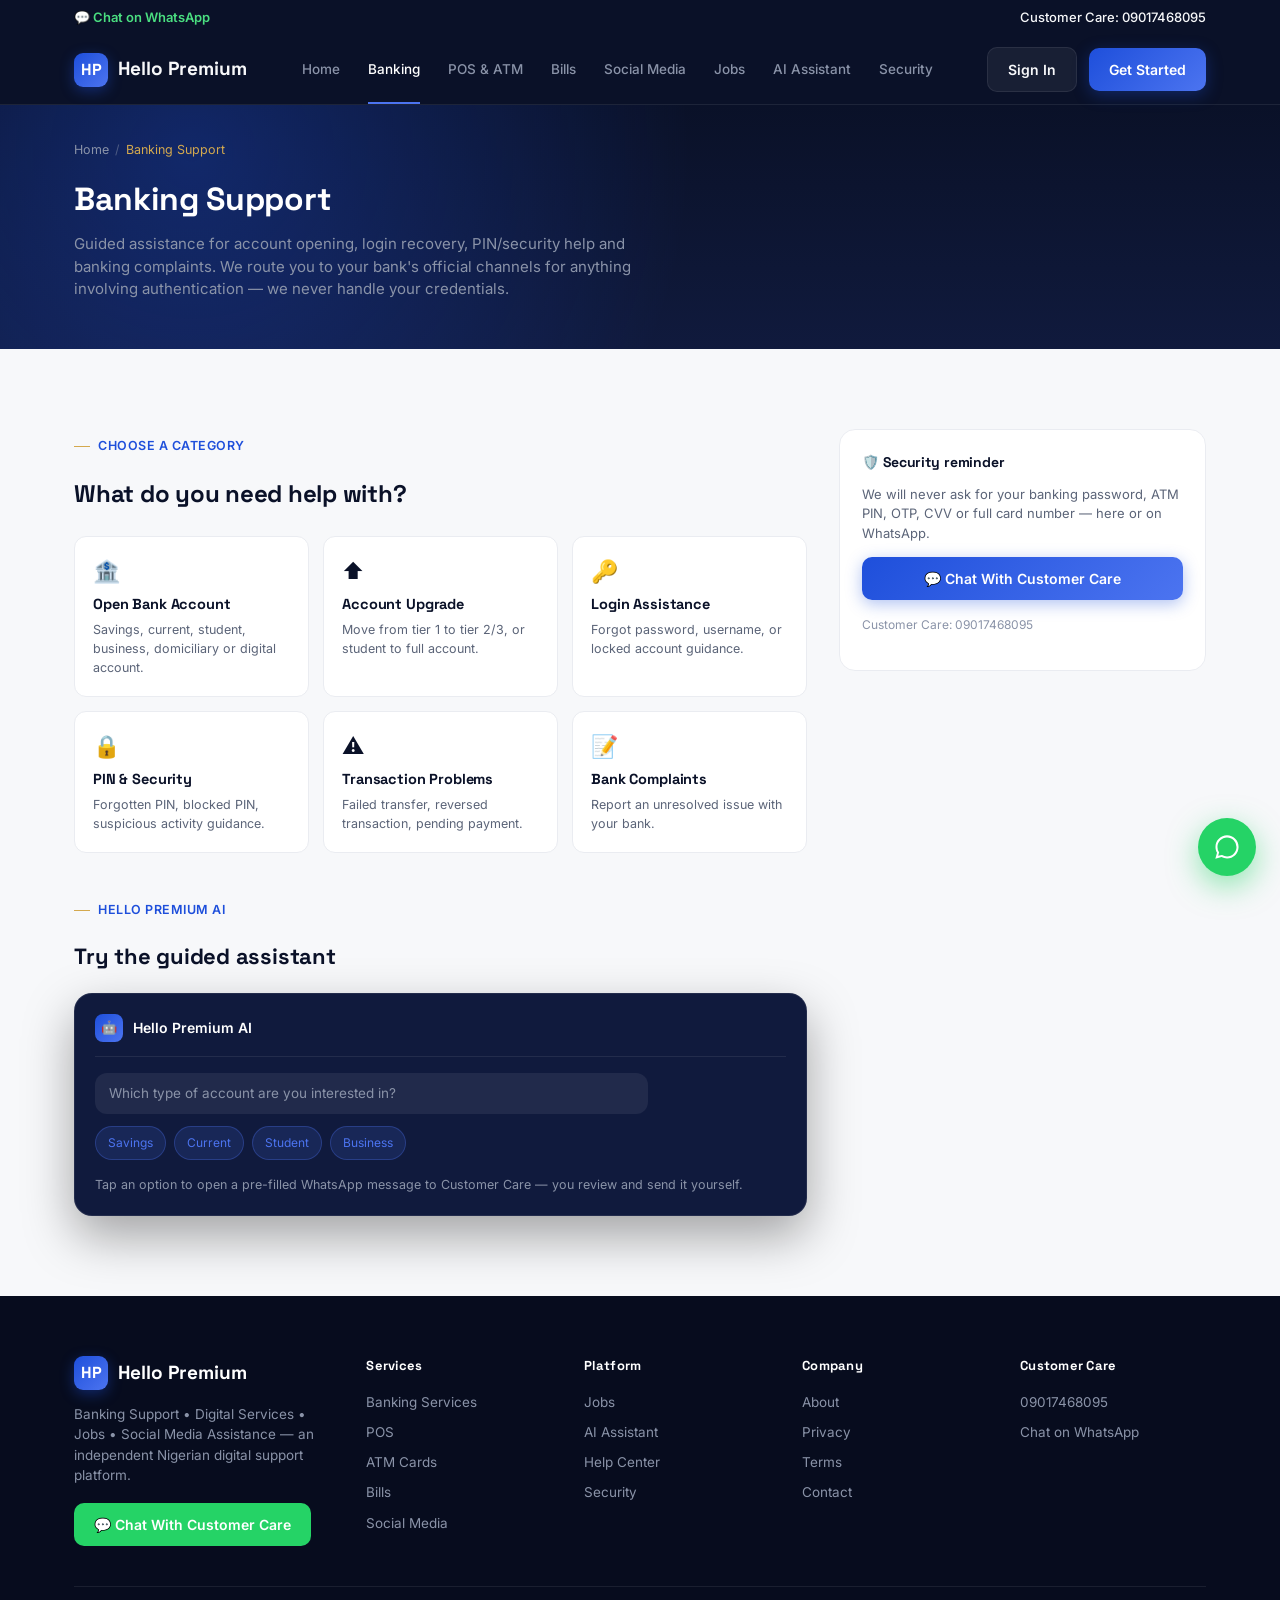
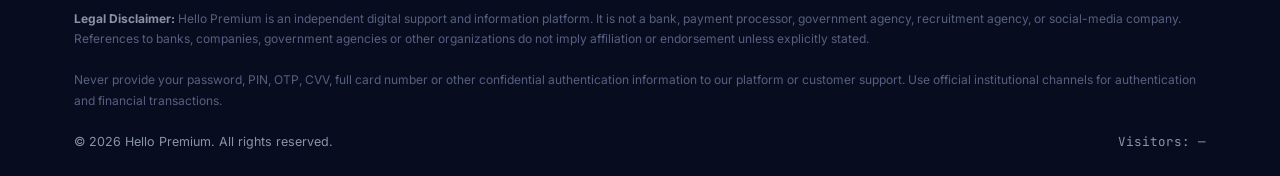
<file: banking.html>
<!DOCTYPE html>
<html lang="en">
<head>
<meta charset="UTF-8">
<meta name="viewport" content="width=device-width, initial-scale=1.0">
<title>Banking Support — Hello Premium</title>
<link rel="preconnect" href="https://fonts.googleapis.com">
<link href="https://fonts.googleapis.com/css2?family=Space+Grotesk:wght@500;600;700&family=Inter:wght@400;500;600;700&family=JetBrains+Mono:wght@400;500&display=swap" rel="stylesheet">
<link rel="stylesheet" href="shared.css">
</head>
<body data-page="banking">

<div class="topbar">
  <div class="wrap">
    <a class="wa-link" id="topWaBtn" data-wa>💬 Chat on WhatsApp</a>
    <a class="care">Customer Care: 09017468095</a>
  </div>
</div>

<header class="nav">
  <div class="wrap">
    <a class="brand" href="index.html"><div class="mark">HP</div> Hello Premium</a>
    <nav class="links">
      <a href="index.html" data-nav="home">Home</a>
      <a href="banking.html" data-nav="banking">Banking</a>
      <a href="pos-atm.html" data-nav="pos">POS &amp; ATM</a>
      <a href="bills.html" data-nav="bills">Bills</a>
      <a href="social-media.html" data-nav="social">Social Media</a>
      <a href="jobs.html" data-nav="jobs">Jobs</a>
      <a href="index.html#ai" data-nav="ai">AI Assistant</a>
      <a href="security.html" data-nav="security">Security</a>
    </nav>
    <div class="nav-actions">
      <a class="btn btn-ghost" href="security.html">Sign In</a>
      <a class="btn btn-primary" href="index.html#services">Get Started</a>
    </div>
    <button class="menu-toggle">☰</button>
  </div>
</header>

<section class="page-hero">
  <div class="wrap">
    <div class="breadcrumb"><a href="index.html">Home</a> <span class="sep">/</span> <span class="current">Banking Support</span></div>
    <h1>Banking Support</h1>
    <p>Guided assistance for account opening, login recovery, PIN/security help and banking complaints. We route you to your bank's official channels for anything involving authentication — we never handle your credentials.</p>
  </div>
</section>

<section class="section">
  <div class="wrap two-col">
    <div>
      <div class="section-head" style="margin-bottom:24px;">
        <div class="eyebrow" style="color:var(--blue);">Choose a category</div>
        <h2 style="font-size:24px;">What do you need help with?</h2>
      </div>
      <div class="option-grid">
        <div class="option-card" data-wa data-wa-message="Hello Customer Care, I want to open a bank account. Please guide me.">
          <div class="oi">🏦</div><h4>Open Bank Account</h4><p>Savings, current, student, business, domiciliary or digital account.</p>
        </div>
        <div class="option-card" data-wa data-wa-message="Hello Customer Care, I need help with account upgrade.">
          <div class="oi">⬆️</div><h4>Account Upgrade</h4><p>Move from tier 1 to tier 2/3, or student to full account.</p>
        </div>
        <div class="option-card" data-wa data-wa-message="Hello Customer Care, I'm having trouble with mobile/internet banking login.">
          <div class="oi">🔑</div><h4>Login Assistance</h4><p>Forgot password, username, or locked account guidance.</p>
        </div>
        <div class="option-card" data-wa data-wa-message="Hello Customer Care, I need PIN or security assistance.">
          <div class="oi">🔒</div><h4>PIN &amp; Security</h4><p>Forgotten PIN, blocked PIN, suspicious activity guidance.</p>
        </div>
        <div class="option-card" data-wa data-wa-message="Hello Customer Care, I'm having a transaction problem.">
          <div class="oi">⚠️</div><h4>Transaction Problems</h4><p>Failed transfer, reversed transaction, pending payment.</p>
        </div>
        <div class="option-card" data-wa data-wa-message="Hello Customer Care, I want to file a banking complaint.">
          <div class="oi">📝</div><h4>Bank Complaints</h4><p>Report an unresolved issue with your bank.</p>
        </div>
      </div>

      <div style="margin-top:40px;">
        <div class="section-head" style="margin-bottom:20px;">
          <div class="eyebrow" style="color:var(--blue);">Hello Premium AI</div>
          <h2 style="font-size:22px;">Try the guided assistant</h2>
        </div>
        <div class="chat-mock" style="background:var(--navy-2); border-radius:18px; padding:20px; border:1px solid var(--line);">
          <div class="chat-head" style="display:flex; align-items:center; gap:10px; padding-bottom:14px; border-bottom:1px solid var(--line); margin-bottom:16px;">
            <div class="mark" style="width:28px;height:28px;border-radius:8px;background:linear-gradient(135deg,var(--blue),var(--blue-light)); display:flex;align-items:center;justify-content:center; font-size:13px;">🤖</div>
            <span style="color:white; font-weight:600; font-size:14px;">Hello Premium AI</span>
          </div>
          <div class="bubble ai" style="background:rgba(255,255,255,0.07); color:var(--slate-dark); border-radius:12px; padding:11px 14px; font-size:13.5px; margin-bottom:12px;">Which type of account are you interested in?</div>
          <div class="chip-row" style="display:flex; flex-wrap:wrap; gap:8px; margin-bottom:16px;">
            <span class="chip" style="font-size:12px; padding:7px 12px; border-radius:20px; background:rgba(76,116,240,0.15); color:var(--blue-light); border:1px solid rgba(76,116,240,0.3); cursor:pointer;" data-wa data-wa-message="Hello Customer Care, I want to open a Savings account.">Savings</span>
            <span class="chip" style="font-size:12px; padding:7px 12px; border-radius:20px; background:rgba(76,116,240,0.15); color:var(--blue-light); border:1px solid rgba(76,116,240,0.3); cursor:pointer;" data-wa data-wa-message="Hello Customer Care, I want to open a Current account.">Current</span>
            <span class="chip" style="font-size:12px; padding:7px 12px; border-radius:20px; background:rgba(76,116,240,0.15); color:var(--blue-light); border:1px solid rgba(76,116,240,0.3); cursor:pointer;" data-wa data-wa-message="Hello Customer Care, I want to open a Student account.">Student</span>
            <span class="chip" style="font-size:12px; padding:7px 12px; border-radius:20px; background:rgba(76,116,240,0.15); color:var(--blue-light); border:1px solid rgba(76,116,240,0.3); cursor:pointer;" data-wa data-wa-message="Hello Customer Care, I want to open a Business account.">Business</span>
          </div>
          <p style="font-size:12.5px; color:var(--slate-dark);">Tap an option to open a pre-filled WhatsApp message to Customer Care — you review and send it yourself.</p>
        </div>
      </div>
    </div>

    <div class="side-panel">
      <h4>🛡️ Security reminder</h4>
      <p>We will never ask for your banking password, ATM PIN, OTP, CVV or full card number — here or on WhatsApp.</p>
      <a class="btn btn-primary btn-block" data-wa data-wa-message="Hello Customer Care, I need banking support.">💬 Chat With Customer Care</a>
      <p style="margin-top:16px; font-size:12px; color:var(--slate-dark);">Customer Care: 09017468095</p>
    </div>
  </div>
</section>

<footer>
  <div class="wrap">
    <div class="footer-grid">
      <div class="footer-brand">
        <div class="brand" style="color:white;"><div class="mark">HP</div> Hello Premium</div>
        <p>Banking Support • Digital Services • Jobs • Social Media Assistance — an independent Nigerian digital support platform.</p>
        <a class="btn btn-primary" style="background:#25D366; box-shadow:none;" data-wa>💬 Chat With Customer Care</a>
      </div>
      <div><h4>Services</h4><ul>
        <li><a href="banking.html">Banking Services</a></li>
        <li><a href="pos-atm.html">POS</a></li>
        <li><a href="pos-atm.html">ATM Cards</a></li>
        <li><a href="bills.html">Bills</a></li>
        <li><a href="social-media.html">Social Media</a></li>
      </ul></div>
      <div><h4>Platform</h4><ul>
        <li><a href="jobs.html">Jobs</a></li>
        <li><a href="index.html#ai">AI Assistant</a></li>
        <li><a href="security.html">Help Center</a></li>
        <li><a href="security.html">Security</a></li>
      </ul></div>
      <div><h4>Company</h4><ul>
        <li><a href="index.html">About</a></li>
        <li><a href="security.html">Privacy</a></li>
        <li><a href="security.html">Terms</a></li>
        <li><a data-wa>Contact</a></li>
      </ul></div>
      <div><h4>Customer Care</h4><ul>
        <li>09017468095</li>
        <li><a id="footerWaBtn" data-wa>Chat on WhatsApp</a></li>
      </ul></div>
    </div>
    <div class="footer-legal">
      <b>Legal Disclaimer:</b> Hello Premium is an independent digital support and information platform. It is not a bank, payment processor, government agency, recruitment agency, or social-media company. References to banks, companies, government agencies or other organizations do not imply affiliation or endorsement unless explicitly stated.<br><br>
      Never provide your password, PIN, OTP, CVV, full card number or other confidential authentication information to our platform or customer support. Use official institutional channels for authentication and financial transactions.
    </div>
    <div class="footer-bottom">
      <span>© 2026 Hello Premium. All rights reserved.</span>
      <span class="mono" id="footerVisitorCount">Visitors: —</span>
    </div>
  </div>
</footer>

<button class="wa-float" id="floatWaBtn" data-wa title="Chat on WhatsApp">
  <svg width="28" height="28" viewBox="0 0 24 24" fill="white"><path d="M12.04 2C6.58 2 2.13 6.45 2.13 11.91c0 1.75.46 3.45 1.32 4.95L2 22l5.29-1.39c1.44.79 3.06 1.2 4.72 1.2h.01c5.46 0 9.91-4.45 9.91-9.91C21.93 6.45 17.5 2 12.04 2zm0 18.09h-.01c-1.47 0-2.92-.4-4.19-1.14l-.3-.18-3.11.82.83-3.04-.2-.31a8.03 8.03 0 0 1-1.24-4.33c0-4.5 3.66-8.16 8.17-8.16 2.18 0 4.23.85 5.77 2.4a8.14 8.14 0 0 1 2.39 5.77c0 4.5-3.67 8.17-8.11 8.17z"/></svg>
</button>

<script src="shared.js"></script>

</body>
</html>
</file>
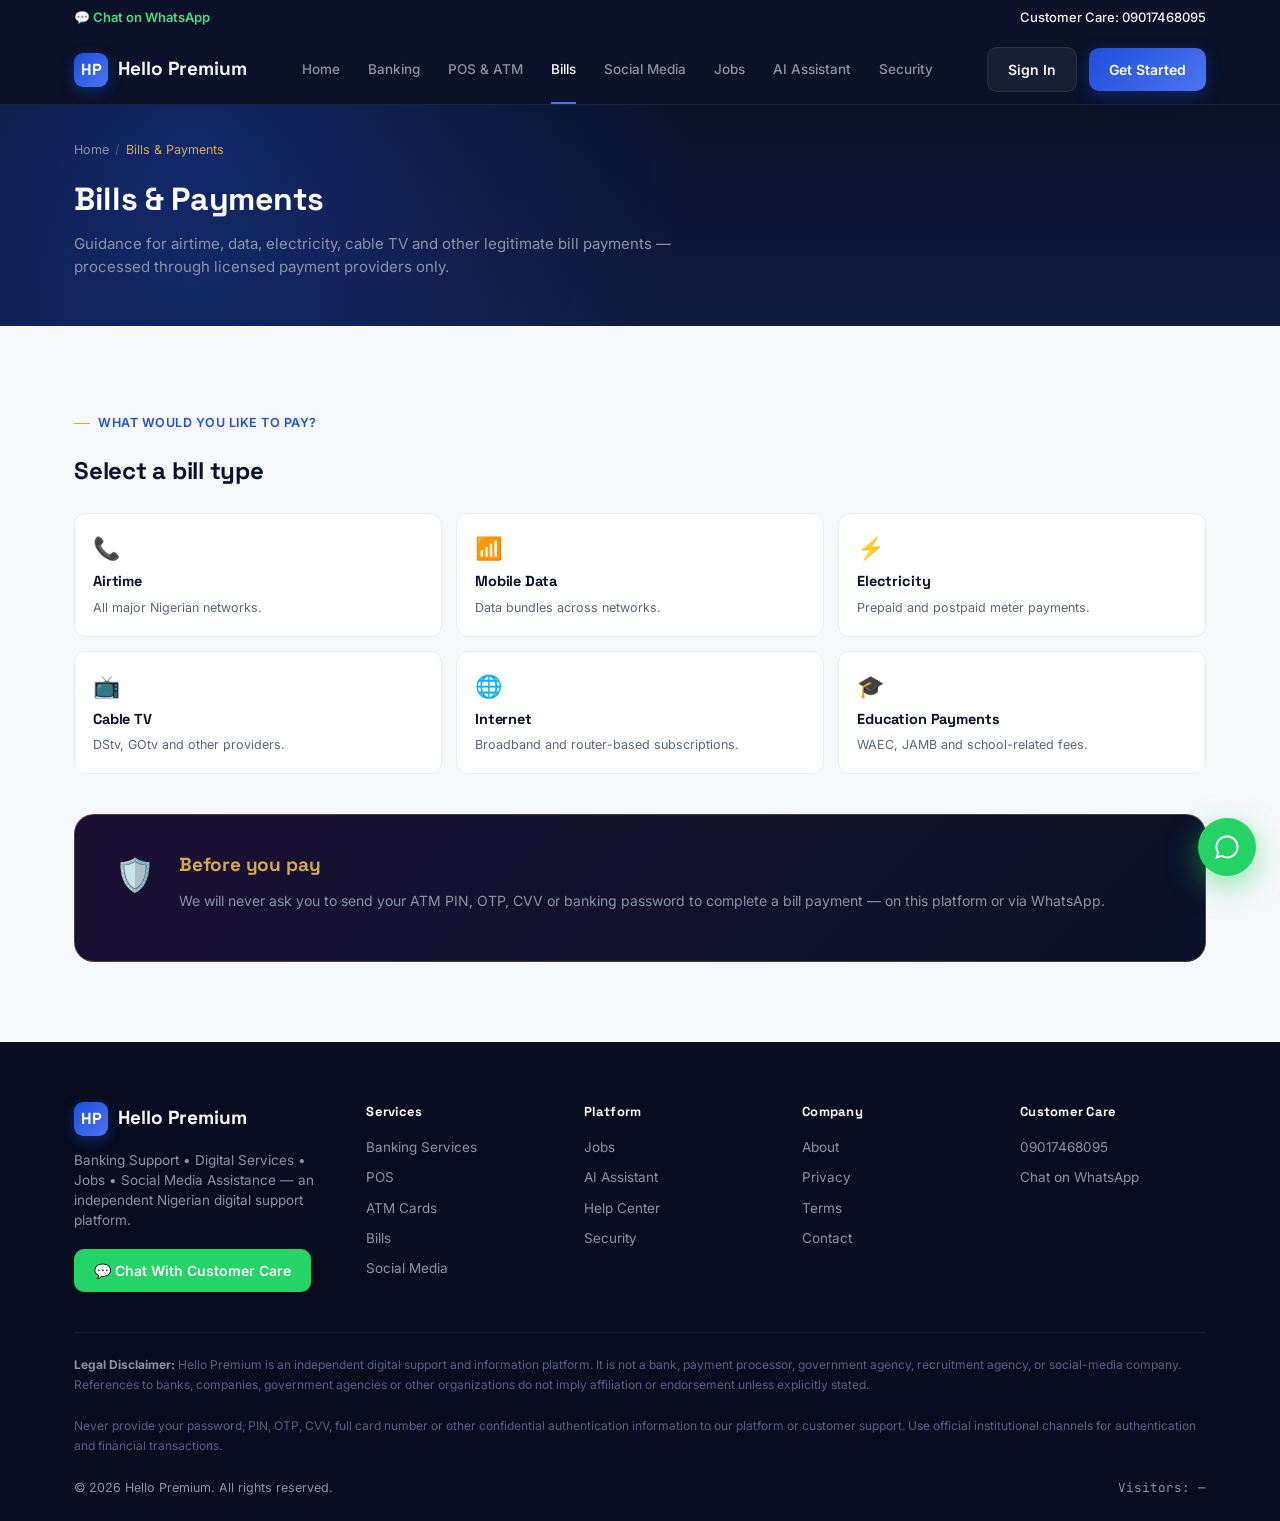
<file: bills.html>
<!DOCTYPE html>
<html lang="en">
<head>
<meta charset="UTF-8">
<meta name="viewport" content="width=device-width, initial-scale=1.0">
<title>Bills & Payments — Hello Premium</title>
<link rel="preconnect" href="https://fonts.googleapis.com">
<link href="https://fonts.googleapis.com/css2?family=Space+Grotesk:wght@500;600;700&family=Inter:wght@400;500;600;700&family=JetBrains+Mono:wght@400;500&display=swap" rel="stylesheet">
<link rel="stylesheet" href="shared.css">
</head>
<body data-page="bills">

<div class="topbar">
  <div class="wrap">
    <a class="wa-link" id="topWaBtn" data-wa>💬 Chat on WhatsApp</a>
    <a class="care">Customer Care: 09017468095</a>
  </div>
</div>

<header class="nav">
  <div class="wrap">
    <a class="brand" href="index.html"><div class="mark">HP</div> Hello Premium</a>
    <nav class="links">
      <a href="index.html" data-nav="home">Home</a>
      <a href="banking.html" data-nav="banking">Banking</a>
      <a href="pos-atm.html" data-nav="pos">POS &amp; ATM</a>
      <a href="bills.html" data-nav="bills">Bills</a>
      <a href="social-media.html" data-nav="social">Social Media</a>
      <a href="jobs.html" data-nav="jobs">Jobs</a>
      <a href="index.html#ai" data-nav="ai">AI Assistant</a>
      <a href="security.html" data-nav="security">Security</a>
    </nav>
    <div class="nav-actions">
      <a class="btn btn-ghost" href="security.html">Sign In</a>
      <a class="btn btn-primary" href="index.html#services">Get Started</a>
    </div>
    <button class="menu-toggle">☰</button>
  </div>
</header>

<section class="page-hero">
  <div class="wrap">
    <div class="breadcrumb"><a href="index.html">Home</a> <span class="sep">/</span> <span class="current">Bills &amp; Payments</span></div>
    <h1>Bills &amp; Payments</h1>
    <p>Guidance for airtime, data, electricity, cable TV and other legitimate bill payments — processed through licensed payment providers only.</p>
  </div>
</section>

<section class="section">
  <div class="wrap">
    <div class="section-head" style="margin-bottom:24px;">
      <div class="eyebrow" style="color:var(--blue);">What would you like to pay?</div>
      <h2 style="font-size:24px;">Select a bill type</h2>
    </div>
    <div class="option-grid">
      <div class="option-card" data-wa data-wa-message="Hello Customer Care, I want to buy airtime.">
        <div class="oi">📞</div><h4>Airtime</h4><p>All major Nigerian networks.</p>
      </div>
      <div class="option-card" data-wa data-wa-message="Hello Customer Care, I want to buy mobile data.">
        <div class="oi">📶</div><h4>Mobile Data</h4><p>Data bundles across networks.</p>
      </div>
      <div class="option-card" data-wa data-wa-message="Hello Customer Care, I want to pay my electricity bill.">
        <div class="oi">⚡</div><h4>Electricity</h4><p>Prepaid and postpaid meter payments.</p>
      </div>
      <div class="option-card" data-wa data-wa-message="Hello Customer Care, I want to pay my cable TV subscription.">
        <div class="oi">📺</div><h4>Cable TV</h4><p>DStv, GOtv and other providers.</p>
      </div>
      <div class="option-card" data-wa data-wa-message="Hello Customer Care, I want to pay for internet service.">
        <div class="oi">🌐</div><h4>Internet</h4><p>Broadband and router-based subscriptions.</p>
      </div>
      <div class="option-card" data-wa data-wa-message="Hello Customer Care, I need help with an education-related payment.">
        <div class="oi">🎓</div><h4>Education Payments</h4><p>WAEC, JAMB and school-related fees.</p>
      </div>
    </div>

    <div class="security-banner" style="margin-top:40px;">
      <div class="shield">🛡️</div>
      <div>
        <h3>Before you pay</h3>
        <p>We will never ask you to send your ATM PIN, OTP, CVV or banking password to complete a bill payment — on this platform or via WhatsApp.</p>
      </div>
    </div>
  </div>
</section>

<footer>
  <div class="wrap">
    <div class="footer-grid">
      <div class="footer-brand">
        <div class="brand" style="color:white;"><div class="mark">HP</div> Hello Premium</div>
        <p>Banking Support • Digital Services • Jobs • Social Media Assistance — an independent Nigerian digital support platform.</p>
        <a class="btn btn-primary" style="background:#25D366; box-shadow:none;" data-wa>💬 Chat With Customer Care</a>
      </div>
      <div><h4>Services</h4><ul>
        <li><a href="banking.html">Banking Services</a></li>
        <li><a href="pos-atm.html">POS</a></li>
        <li><a href="pos-atm.html">ATM Cards</a></li>
        <li><a href="bills.html">Bills</a></li>
        <li><a href="social-media.html">Social Media</a></li>
      </ul></div>
      <div><h4>Platform</h4><ul>
        <li><a href="jobs.html">Jobs</a></li>
        <li><a href="index.html#ai">AI Assistant</a></li>
        <li><a href="security.html">Help Center</a></li>
        <li><a href="security.html">Security</a></li>
      </ul></div>
      <div><h4>Company</h4><ul>
        <li><a href="index.html">About</a></li>
        <li><a href="security.html">Privacy</a></li>
        <li><a href="security.html">Terms</a></li>
        <li><a data-wa>Contact</a></li>
      </ul></div>
      <div><h4>Customer Care</h4><ul>
        <li>09017468095</li>
        <li><a id="footerWaBtn" data-wa>Chat on WhatsApp</a></li>
      </ul></div>
    </div>
    <div class="footer-legal">
      <b>Legal Disclaimer:</b> Hello Premium is an independent digital support and information platform. It is not a bank, payment processor, government agency, recruitment agency, or social-media company. References to banks, companies, government agencies or other organizations do not imply affiliation or endorsement unless explicitly stated.<br><br>
      Never provide your password, PIN, OTP, CVV, full card number or other confidential authentication information to our platform or customer support. Use official institutional channels for authentication and financial transactions.
    </div>
    <div class="footer-bottom">
      <span>© 2026 Hello Premium. All rights reserved.</span>
      <span class="mono" id="footerVisitorCount">Visitors: —</span>
    </div>
  </div>
</footer>

<button class="wa-float" id="floatWaBtn" data-wa title="Chat on WhatsApp">
  <svg width="28" height="28" viewBox="0 0 24 24" fill="white"><path d="M12.04 2C6.58 2 2.13 6.45 2.13 11.91c0 1.75.46 3.45 1.32 4.95L2 22l5.29-1.39c1.44.79 3.06 1.2 4.72 1.2h.01c5.46 0 9.91-4.45 9.91-9.91C21.93 6.45 17.5 2 12.04 2zm0 18.09h-.01c-1.47 0-2.92-.4-4.19-1.14l-.3-.18-3.11.82.83-3.04-.2-.31a8.03 8.03 0 0 1-1.24-4.33c0-4.5 3.66-8.16 8.17-8.16 2.18 0 4.23.85 5.77 2.4a8.14 8.14 0 0 1 2.39 5.77c0 4.5-3.67 8.17-8.11 8.17z"/></svg>
</button>

<script src="shared.js"></script>

</body>
</html>
</file>
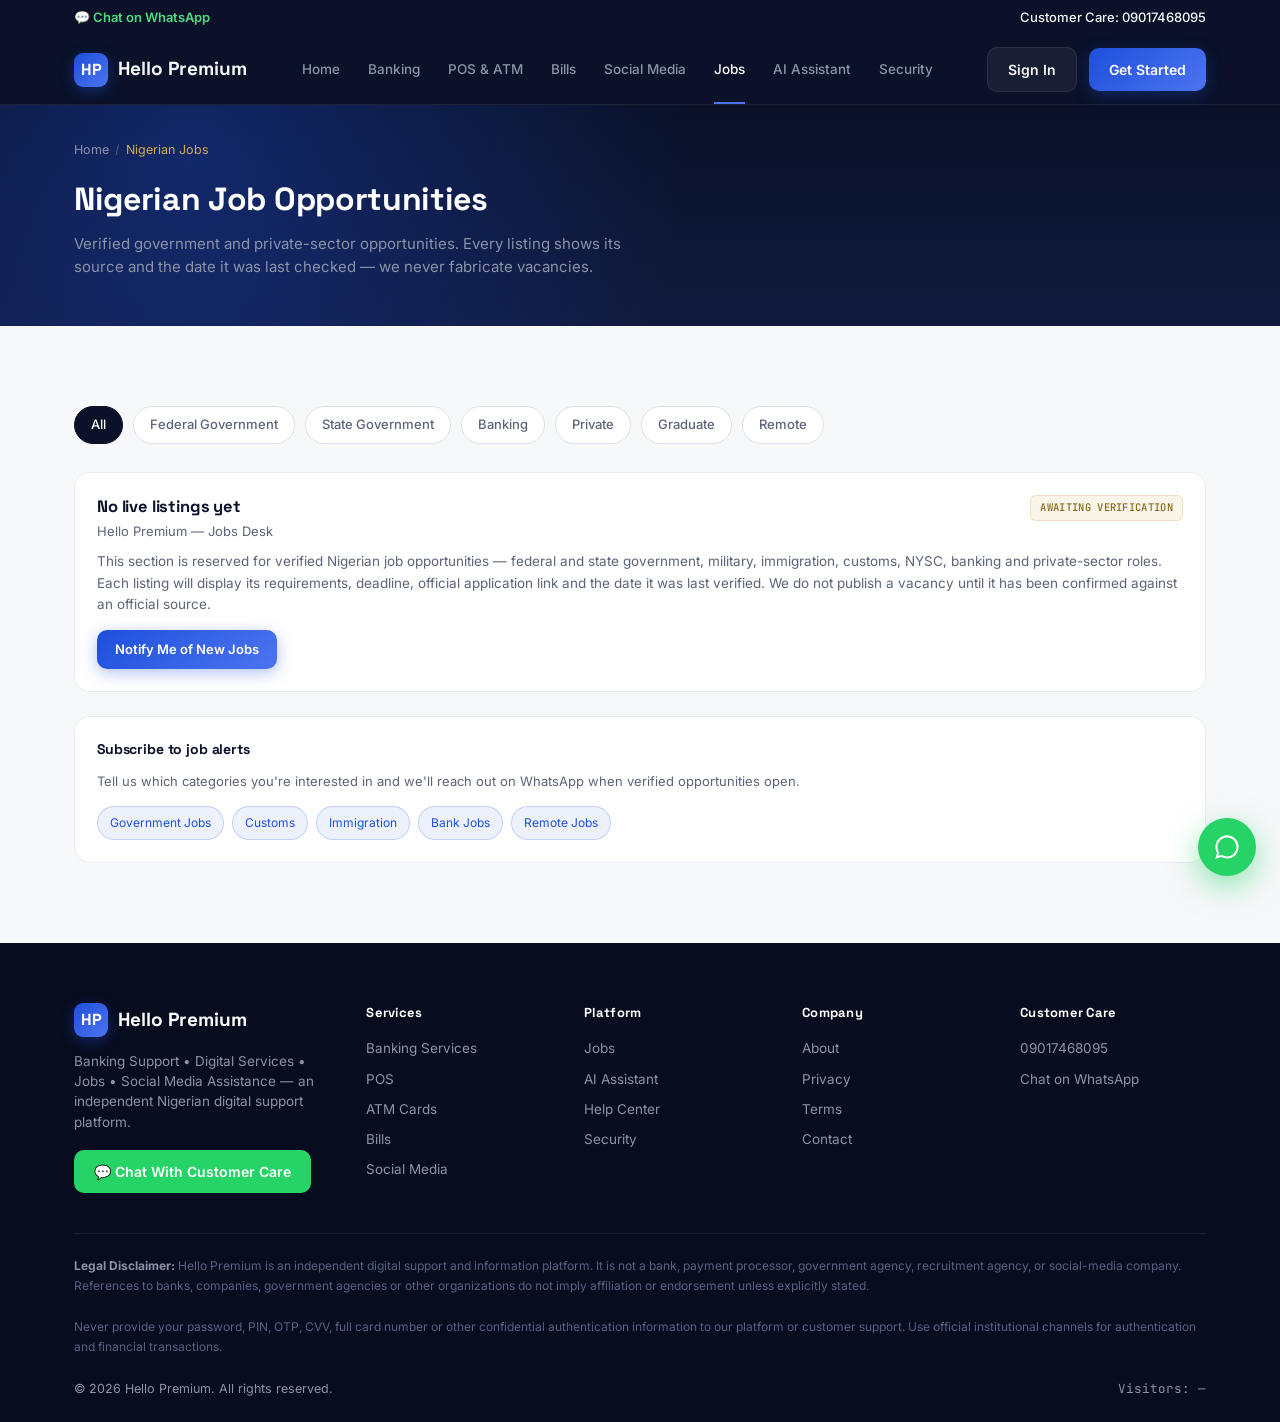
<file: jobs.html>
<!DOCTYPE html>
<html lang="en">
<head>
<meta charset="UTF-8">
<meta name="viewport" content="width=device-width, initial-scale=1.0">
<title>Nigerian Jobs — Hello Premium</title>
<link rel="preconnect" href="https://fonts.googleapis.com">
<link href="https://fonts.googleapis.com/css2?family=Space+Grotesk:wght@500;600;700&family=Inter:wght@400;500;600;700&family=JetBrains+Mono:wght@400;500&display=swap" rel="stylesheet">
<link rel="stylesheet" href="shared.css">
</head>
<body data-page="jobs">

<div class="topbar">
  <div class="wrap">
    <a class="wa-link" id="topWaBtn" data-wa>💬 Chat on WhatsApp</a>
    <a class="care">Customer Care: 09017468095</a>
  </div>
</div>

<header class="nav">
  <div class="wrap">
    <a class="brand" href="index.html"><div class="mark">HP</div> Hello Premium</a>
    <nav class="links">
      <a href="index.html" data-nav="home">Home</a>
      <a href="banking.html" data-nav="banking">Banking</a>
      <a href="pos-atm.html" data-nav="pos">POS &amp; ATM</a>
      <a href="bills.html" data-nav="bills">Bills</a>
      <a href="social-media.html" data-nav="social">Social Media</a>
      <a href="jobs.html" data-nav="jobs">Jobs</a>
      <a href="index.html#ai" data-nav="ai">AI Assistant</a>
      <a href="security.html" data-nav="security">Security</a>
    </nav>
    <div class="nav-actions">
      <a class="btn btn-ghost" href="security.html">Sign In</a>
      <a class="btn btn-primary" href="index.html#services">Get Started</a>
    </div>
    <button class="menu-toggle">☰</button>
  </div>
</header>

<section class="page-hero">
  <div class="wrap">
    <div class="breadcrumb"><a href="index.html">Home</a> <span class="sep">/</span> <span class="current">Nigerian Jobs</span></div>
    <h1>Nigerian Job Opportunities</h1>
    <p>Verified government and private-sector opportunities. Every listing shows its source and the date it was last checked — we never fabricate vacancies.</p>
  </div>
</section>

<section class="section">
  <div class="wrap">
    <div class="filter-row">
      <span class="filter-pill active">All</span>
      <span class="filter-pill">Federal Government</span>
      <span class="filter-pill">State Government</span>
      <span class="filter-pill">Banking</span>
      <span class="filter-pill">Private</span>
      <span class="filter-pill">Graduate</span>
      <span class="filter-pill">Remote</span>
    </div>

    <div class="job-card">
      <div class="jtop">
        <div>
          <h3>No live listings yet</h3>
          <div class="jorg">Hello Premium — Jobs Desk</div>
        </div>
        <span class="status-pill status-check">Awaiting verification</span>
      </div>
      <p style="font-size:13.5px; color:var(--slate); line-height:1.6;">
        This section is reserved for verified Nigerian job opportunities — federal and state government, military, immigration, customs, NYSC, banking and private-sector roles. Each listing will display its requirements, deadline, official application link and the date it was last verified. We do not publish a vacancy until it has been confirmed against an official source.
      </p>
      <div class="jactions">
        <a class="btn btn-primary" style="padding:10px 18px; font-size:13px;" data-wa data-wa-message="Hello Customer Care, please notify me when new Nigerian job opportunities are verified and posted.">Notify Me of New Jobs</a>
      </div>
    </div>

    <div class="side-panel" style="margin-top:24px; position:static;">
      <h4>Subscribe to job alerts</h4>
      <p>Tell us which categories you're interested in and we'll reach out on WhatsApp when verified opportunities open.</p>
      <div class="chip-row" style="display:flex; flex-wrap:wrap; gap:8px;">
        <span class="chip" style="font-size:12px; padding:7px 12px; border-radius:20px; background:rgba(30,79,219,0.08); color:var(--blue); border:1px solid rgba(30,79,219,0.2); cursor:pointer;" data-wa data-wa-message="Hello Customer Care, please notify me when Government Jobs open.">Government Jobs</span>
        <span class="chip" style="font-size:12px; padding:7px 12px; border-radius:20px; background:rgba(30,79,219,0.08); color:var(--blue); border:1px solid rgba(30,79,219,0.2); cursor:pointer;" data-wa data-wa-message="Hello Customer Care, please notify me when Nigerian Customs recruitment opens.">Customs</span>
        <span class="chip" style="font-size:12px; padding:7px 12px; border-radius:20px; background:rgba(30,79,219,0.08); color:var(--blue); border:1px solid rgba(30,79,219,0.2); cursor:pointer;" data-wa data-wa-message="Hello Customer Care, please notify me when Immigration recruitment opens.">Immigration</span>
        <span class="chip" style="font-size:12px; padding:7px 12px; border-radius:20px; background:rgba(30,79,219,0.08); color:var(--blue); border:1px solid rgba(30,79,219,0.2); cursor:pointer;" data-wa data-wa-message="Hello Customer Care, please notify me about Banking Jobs.">Bank Jobs</span>
        <span class="chip" style="font-size:12px; padding:7px 12px; border-radius:20px; background:rgba(30,79,219,0.08); color:var(--blue); border:1px solid rgba(30,79,219,0.2); cursor:pointer;" data-wa data-wa-message="Hello Customer Care, please notify me about Remote Jobs.">Remote Jobs</span>
      </div>
    </div>
  </div>
</section>

<footer>
  <div class="wrap">
    <div class="footer-grid">
      <div class="footer-brand">
        <div class="brand" style="color:white;"><div class="mark">HP</div> Hello Premium</div>
        <p>Banking Support • Digital Services • Jobs • Social Media Assistance — an independent Nigerian digital support platform.</p>
        <a class="btn btn-primary" style="background:#25D366; box-shadow:none;" data-wa>💬 Chat With Customer Care</a>
      </div>
      <div><h4>Services</h4><ul>
        <li><a href="banking.html">Banking Services</a></li>
        <li><a href="pos-atm.html">POS</a></li>
        <li><a href="pos-atm.html">ATM Cards</a></li>
        <li><a href="bills.html">Bills</a></li>
        <li><a href="social-media.html">Social Media</a></li>
      </ul></div>
      <div><h4>Platform</h4><ul>
        <li><a href="jobs.html">Jobs</a></li>
        <li><a href="index.html#ai">AI Assistant</a></li>
        <li><a href="security.html">Help Center</a></li>
        <li><a href="security.html">Security</a></li>
      </ul></div>
      <div><h4>Company</h4><ul>
        <li><a href="index.html">About</a></li>
        <li><a href="security.html">Privacy</a></li>
        <li><a href="security.html">Terms</a></li>
        <li><a data-wa>Contact</a></li>
      </ul></div>
      <div><h4>Customer Care</h4><ul>
        <li>09017468095</li>
        <li><a id="footerWaBtn" data-wa>Chat on WhatsApp</a></li>
      </ul></div>
    </div>
    <div class="footer-legal">
      <b>Legal Disclaimer:</b> Hello Premium is an independent digital support and information platform. It is not a bank, payment processor, government agency, recruitment agency, or social-media company. References to banks, companies, government agencies or other organizations do not imply affiliation or endorsement unless explicitly stated.<br><br>
      Never provide your password, PIN, OTP, CVV, full card number or other confidential authentication information to our platform or customer support. Use official institutional channels for authentication and financial transactions.
    </div>
    <div class="footer-bottom">
      <span>© 2026 Hello Premium. All rights reserved.</span>
      <span class="mono" id="footerVisitorCount">Visitors: —</span>
    </div>
  </div>
</footer>

<button class="wa-float" id="floatWaBtn" data-wa title="Chat on WhatsApp">
  <svg width="28" height="28" viewBox="0 0 24 24" fill="white"><path d="M12.04 2C6.58 2 2.13 6.45 2.13 11.91c0 1.75.46 3.45 1.32 4.95L2 22l5.29-1.39c1.44.79 3.06 1.2 4.72 1.2h.01c5.46 0 9.91-4.45 9.91-9.91C21.93 6.45 17.5 2 12.04 2zm0 18.09h-.01c-1.47 0-2.92-.4-4.19-1.14l-.3-.18-3.11.82.83-3.04-.2-.31a8.03 8.03 0 0 1-1.24-4.33c0-4.5 3.66-8.16 8.17-8.16 2.18 0 4.23.85 5.77 2.4a8.14 8.14 0 0 1 2.39 5.77c0 4.5-3.67 8.17-8.11 8.17z"/></svg>
</button>

<script src="shared.js"></script>

</body>
</html>
</file>
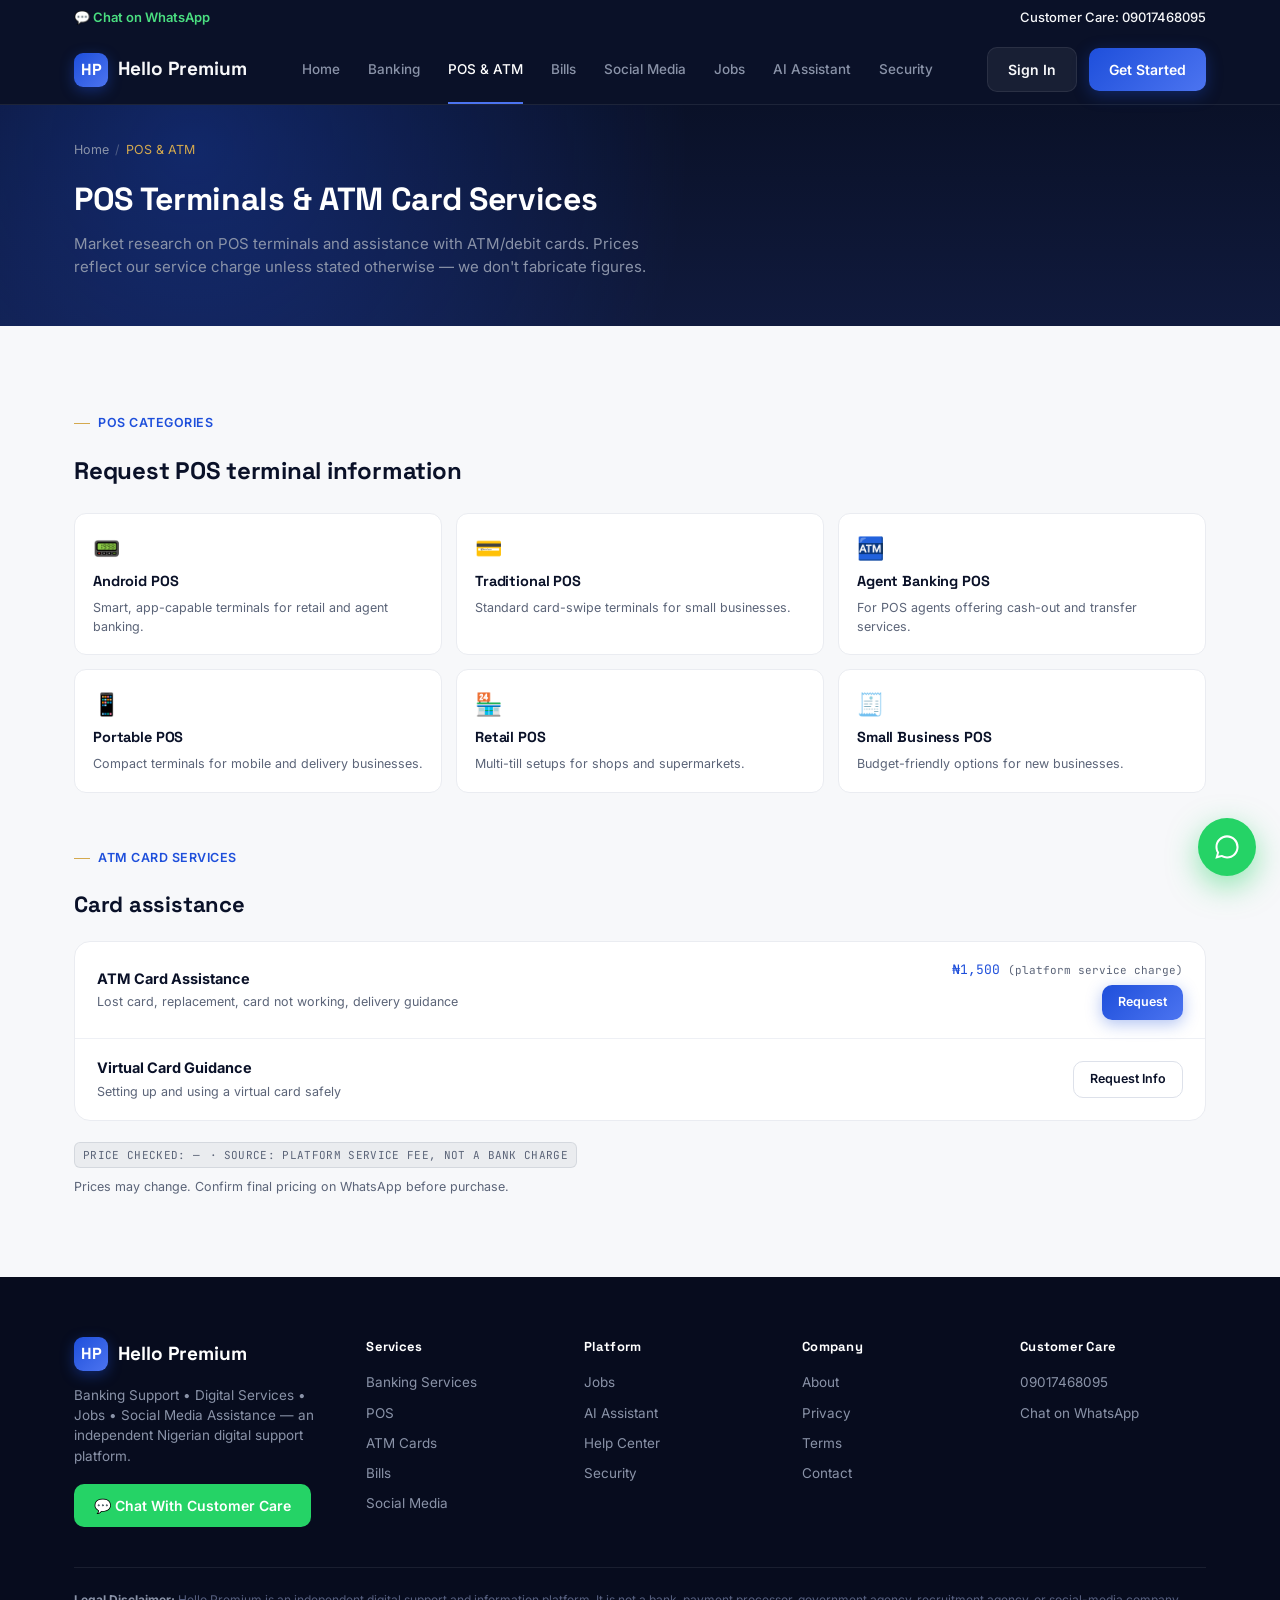
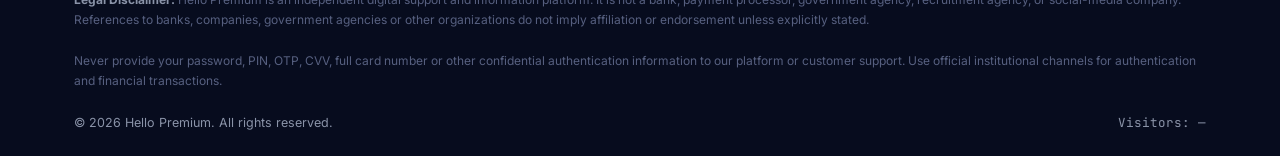
<file: pos-atm.html>
<!DOCTYPE html>
<html lang="en">
<head>
<meta charset="UTF-8">
<meta name="viewport" content="width=device-width, initial-scale=1.0">
<title>POS & ATM Services — Hello Premium</title>
<link rel="preconnect" href="https://fonts.googleapis.com">
<link href="https://fonts.googleapis.com/css2?family=Space+Grotesk:wght@500;600;700&family=Inter:wght@400;500;600;700&family=JetBrains+Mono:wght@400;500&display=swap" rel="stylesheet">
<link rel="stylesheet" href="shared.css">
</head>
<body data-page="pos">

<div class="topbar">
  <div class="wrap">
    <a class="wa-link" id="topWaBtn" data-wa>💬 Chat on WhatsApp</a>
    <a class="care">Customer Care: 09017468095</a>
  </div>
</div>

<header class="nav">
  <div class="wrap">
    <a class="brand" href="index.html"><div class="mark">HP</div> Hello Premium</a>
    <nav class="links">
      <a href="index.html" data-nav="home">Home</a>
      <a href="banking.html" data-nav="banking">Banking</a>
      <a href="pos-atm.html" data-nav="pos">POS &amp; ATM</a>
      <a href="bills.html" data-nav="bills">Bills</a>
      <a href="social-media.html" data-nav="social">Social Media</a>
      <a href="jobs.html" data-nav="jobs">Jobs</a>
      <a href="index.html#ai" data-nav="ai">AI Assistant</a>
      <a href="security.html" data-nav="security">Security</a>
    </nav>
    <div class="nav-actions">
      <a class="btn btn-ghost" href="security.html">Sign In</a>
      <a class="btn btn-primary" href="index.html#services">Get Started</a>
    </div>
    <button class="menu-toggle">☰</button>
  </div>
</header>

<section class="page-hero">
  <div class="wrap">
    <div class="breadcrumb"><a href="index.html">Home</a> <span class="sep">/</span> <span class="current">POS &amp; ATM</span></div>
    <h1>POS Terminals &amp; ATM Card Services</h1>
    <p>Market research on POS terminals and assistance with ATM/debit cards. Prices reflect our service charge unless stated otherwise — we don't fabricate figures.</p>
  </div>
</section>

<section class="section">
  <div class="wrap">
    <div class="section-head" style="margin-bottom:24px;">
      <div class="eyebrow" style="color:var(--blue);">POS Categories</div>
      <h2 style="font-size:24px;">Request POS terminal information</h2>
    </div>
    <div class="option-grid" style="margin-bottom:48px;">
      <div class="option-card" data-wa data-wa-message="Hello Customer Care, I need information on Android POS terminals.">
        <div class="oi">📟</div><h4>Android POS</h4><p>Smart, app-capable terminals for retail and agent banking.</p>
      </div>
      <div class="option-card" data-wa data-wa-message="Hello Customer Care, I need information on Traditional POS terminals.">
        <div class="oi">💳</div><h4>Traditional POS</h4><p>Standard card-swipe terminals for small businesses.</p>
      </div>
      <div class="option-card" data-wa data-wa-message="Hello Customer Care, I need information on Agent Banking POS.">
        <div class="oi">🏧</div><h4>Agent Banking POS</h4><p>For POS agents offering cash-out and transfer services.</p>
      </div>
      <div class="option-card" data-wa data-wa-message="Hello Customer Care, I need information on Portable POS.">
        <div class="oi">📱</div><h4>Portable POS</h4><p>Compact terminals for mobile and delivery businesses.</p>
      </div>
      <div class="option-card" data-wa data-wa-message="Hello Customer Care, I need information on Retail POS.">
        <div class="oi">🏪</div><h4>Retail POS</h4><p>Multi-till setups for shops and supermarkets.</p>
      </div>
      <div class="option-card" data-wa data-wa-message="Hello Customer Care, I need information on Small Business POS.">
        <div class="oi">🧾</div><h4>Small Business POS</h4><p>Budget-friendly options for new businesses.</p>
      </div>
    </div>

    <div class="section-head" style="margin-bottom:20px;">
      <div class="eyebrow" style="color:var(--blue);">ATM Card Services</div>
      <h2 style="font-size:22px;">Card assistance</h2>
    </div>
    <div class="list-panel" style="margin-bottom:20px;">
      <div class="list-row">
        <div>
          <div class="lr-title">ATM Card Assistance</div>
          <div class="lr-meta">Lost card, replacement, card not working, delivery guidance</div>
        </div>
        <div style="text-align:right;">
          <div class="mono" style="color:var(--blue); font-size:13px; margin-bottom:6px;">₦1,500 <span style="color:var(--slate); font-size:11px;">(platform service charge)</span></div>
          <a class="btn btn-primary" style="padding:8px 16px; font-size:12.5px;" data-wa data-wa-message="Hello Customer Care, I need ATM Card Assistance. Request: [describe your issue].">Request</a>
        </div>
      </div>
      <div class="list-row">
        <div>
          <div class="lr-title">Virtual Card Guidance</div>
          <div class="lr-meta">Setting up and using a virtual card safely</div>
        </div>
        <a class="btn btn-ghost" style="padding:8px 16px; font-size:12.5px; color:var(--navy); border-color:#DDE1EA;" data-wa data-wa-message="Hello Customer Care, I need virtual card guidance.">Request Info</a>
      </div>
    </div>
    <span class="vtag">Price checked: — <span style="margin-left:4px;">·</span> Source: platform service fee, not a bank charge</span>
    <p style="font-size:12.5px; color:var(--slate); margin-top:10px;">Prices may change. Confirm final pricing on WhatsApp before purchase.</p>
  </div>
</section>

<footer>
  <div class="wrap">
    <div class="footer-grid">
      <div class="footer-brand">
        <div class="brand" style="color:white;"><div class="mark">HP</div> Hello Premium</div>
        <p>Banking Support • Digital Services • Jobs • Social Media Assistance — an independent Nigerian digital support platform.</p>
        <a class="btn btn-primary" style="background:#25D366; box-shadow:none;" data-wa>💬 Chat With Customer Care</a>
      </div>
      <div><h4>Services</h4><ul>
        <li><a href="banking.html">Banking Services</a></li>
        <li><a href="pos-atm.html">POS</a></li>
        <li><a href="pos-atm.html">ATM Cards</a></li>
        <li><a href="bills.html">Bills</a></li>
        <li><a href="social-media.html">Social Media</a></li>
      </ul></div>
      <div><h4>Platform</h4><ul>
        <li><a href="jobs.html">Jobs</a></li>
        <li><a href="index.html#ai">AI Assistant</a></li>
        <li><a href="security.html">Help Center</a></li>
        <li><a href="security.html">Security</a></li>
      </ul></div>
      <div><h4>Company</h4><ul>
        <li><a href="index.html">About</a></li>
        <li><a href="security.html">Privacy</a></li>
        <li><a href="security.html">Terms</a></li>
        <li><a data-wa>Contact</a></li>
      </ul></div>
      <div><h4>Customer Care</h4><ul>
        <li>09017468095</li>
        <li><a id="footerWaBtn" data-wa>Chat on WhatsApp</a></li>
      </ul></div>
    </div>
    <div class="footer-legal">
      <b>Legal Disclaimer:</b> Hello Premium is an independent digital support and information platform. It is not a bank, payment processor, government agency, recruitment agency, or social-media company. References to banks, companies, government agencies or other organizations do not imply affiliation or endorsement unless explicitly stated.<br><br>
      Never provide your password, PIN, OTP, CVV, full card number or other confidential authentication information to our platform or customer support. Use official institutional channels for authentication and financial transactions.
    </div>
    <div class="footer-bottom">
      <span>© 2026 Hello Premium. All rights reserved.</span>
      <span class="mono" id="footerVisitorCount">Visitors: —</span>
    </div>
  </div>
</footer>

<button class="wa-float" id="floatWaBtn" data-wa title="Chat on WhatsApp">
  <svg width="28" height="28" viewBox="0 0 24 24" fill="white"><path d="M12.04 2C6.58 2 2.13 6.45 2.13 11.91c0 1.75.46 3.45 1.32 4.95L2 22l5.29-1.39c1.44.79 3.06 1.2 4.72 1.2h.01c5.46 0 9.91-4.45 9.91-9.91C21.93 6.45 17.5 2 12.04 2zm0 18.09h-.01c-1.47 0-2.92-.4-4.19-1.14l-.3-.18-3.11.82.83-3.04-.2-.31a8.03 8.03 0 0 1-1.24-4.33c0-4.5 3.66-8.16 8.17-8.16 2.18 0 4.23.85 5.77 2.4a8.14 8.14 0 0 1 2.39 5.77c0 4.5-3.67 8.17-8.11 8.17z"/></svg>
</button>

<script src="shared.js"></script>

</body>
</html>
</file>
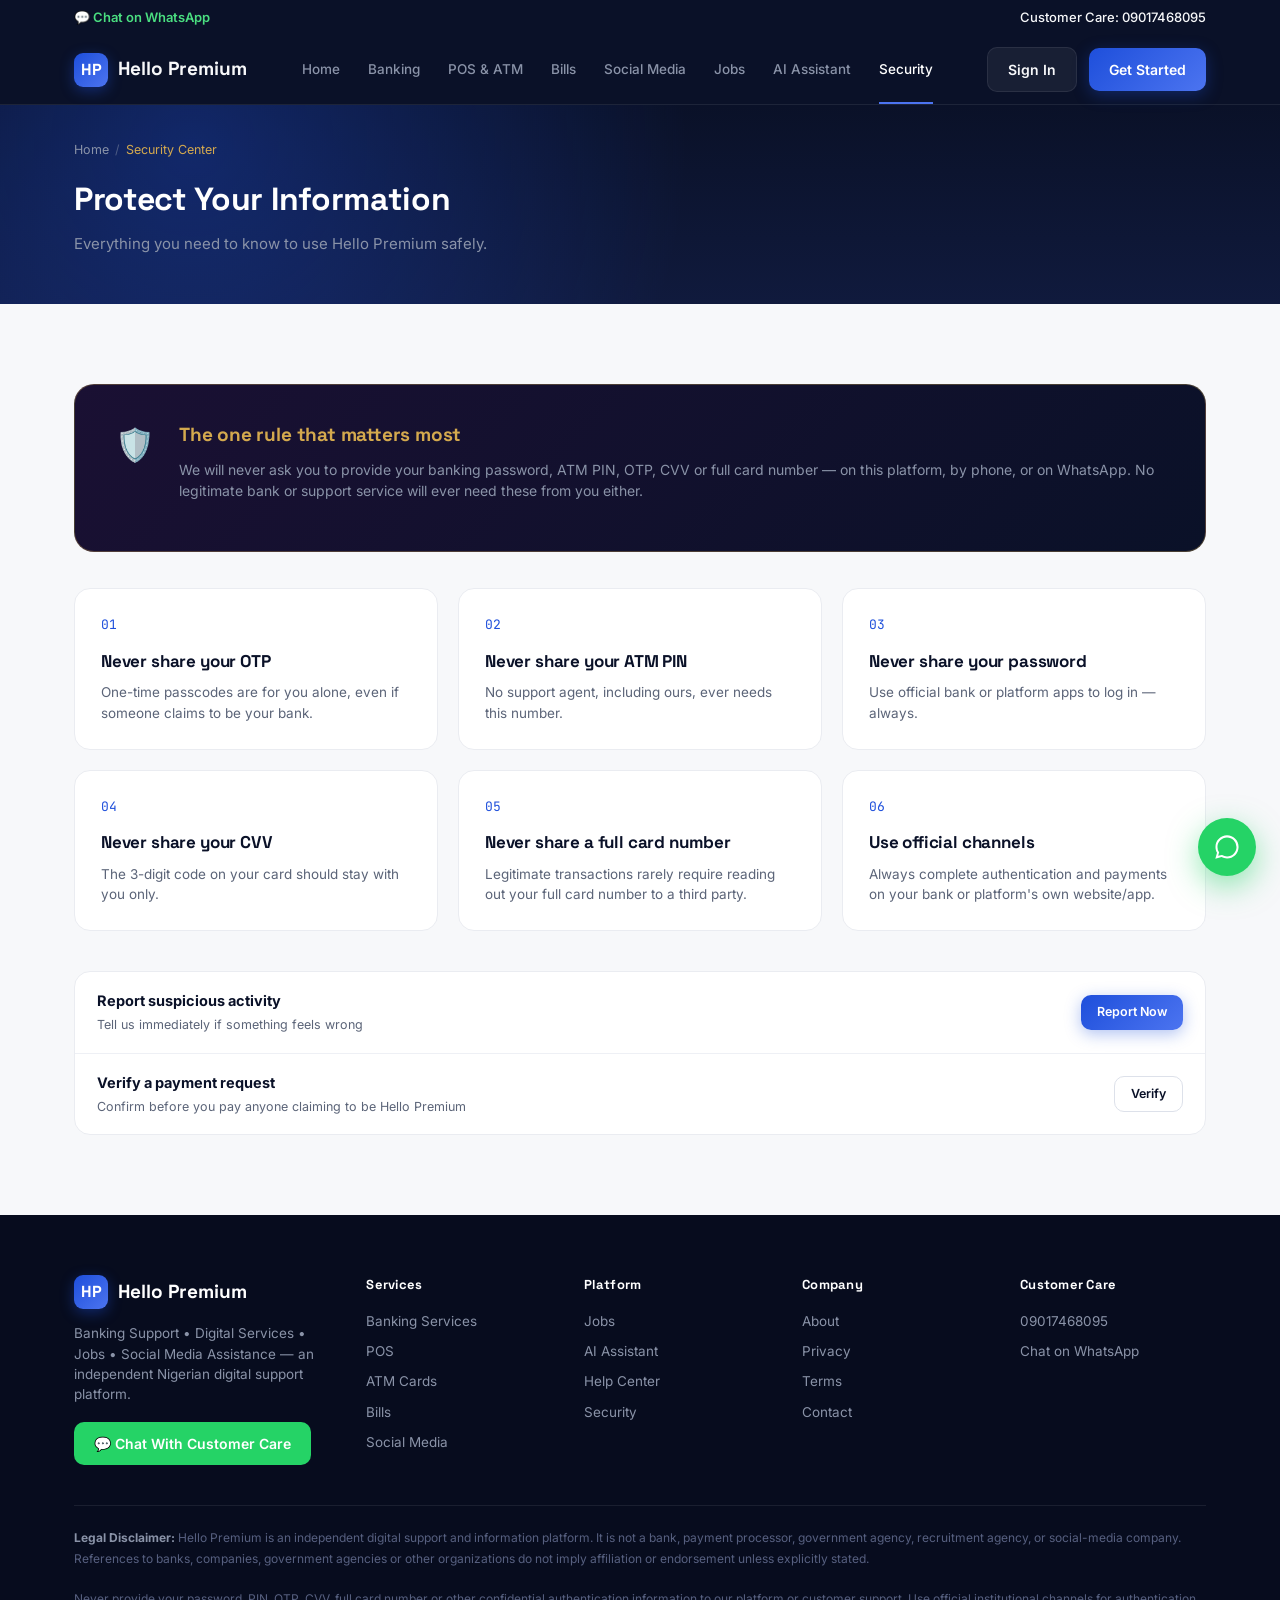
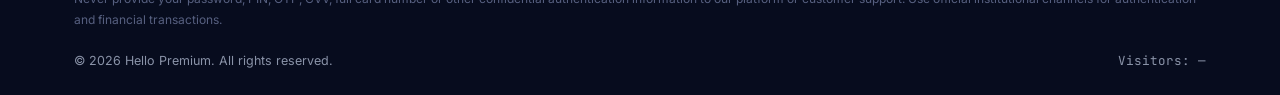
<file: security.html>
<!DOCTYPE html>
<html lang="en">
<head>
<meta charset="UTF-8">
<meta name="viewport" content="width=device-width, initial-scale=1.0">
<title>Security Center — Hello Premium</title>
<link rel="preconnect" href="https://fonts.googleapis.com">
<link href="https://fonts.googleapis.com/css2?family=Space+Grotesk:wght@500;600;700&family=Inter:wght@400;500;600;700&family=JetBrains+Mono:wght@400;500&display=swap" rel="stylesheet">
<link rel="stylesheet" href="shared.css">
</head>
<body data-page="security">

<div class="topbar">
  <div class="wrap">
    <a class="wa-link" id="topWaBtn" data-wa>💬 Chat on WhatsApp</a>
    <a class="care">Customer Care: 09017468095</a>
  </div>
</div>

<header class="nav">
  <div class="wrap">
    <a class="brand" href="index.html"><div class="mark">HP</div> Hello Premium</a>
    <nav class="links">
      <a href="index.html" data-nav="home">Home</a>
      <a href="banking.html" data-nav="banking">Banking</a>
      <a href="pos-atm.html" data-nav="pos">POS &amp; ATM</a>
      <a href="bills.html" data-nav="bills">Bills</a>
      <a href="social-media.html" data-nav="social">Social Media</a>
      <a href="jobs.html" data-nav="jobs">Jobs</a>
      <a href="index.html#ai" data-nav="ai">AI Assistant</a>
      <a href="security.html" data-nav="security">Security</a>
    </nav>
    <div class="nav-actions">
      <a class="btn btn-ghost" href="security.html">Sign In</a>
      <a class="btn btn-primary" href="index.html#services">Get Started</a>
    </div>
    <button class="menu-toggle">☰</button>
  </div>
</header>

<section class="page-hero">
  <div class="wrap">
    <div class="breadcrumb"><a href="index.html">Home</a> <span class="sep">/</span> <span class="current">Security Center</span></div>
    <h1>Protect Your Information</h1>
    <p>Everything you need to know to use Hello Premium safely.</p>
  </div>
</section>

<section class="section">
  <div class="wrap">
    <div class="security-banner" style="margin-bottom:36px;">
      <div class="shield">🛡️</div>
      <div>
        <h3>The one rule that matters most</h3>
        <p>We will never ask you to provide your banking password, ATM PIN, OTP, CVV or full card number — on this platform, by phone, or on WhatsApp. No legitimate bank or support service will ever need these from you either.</p>
      </div>
    </div>

    <div class="why-grid" style="margin-bottom:40px;">
      <div class="why-card" style="background:white; border-color:#EAECF1;">
        <div class="num mono" style="color:var(--blue);">01</div>
        <h3 style="color:var(--navy);">Never share your OTP</h3>
        <p style="color:var(--slate);">One-time passcodes are for you alone, even if someone claims to be your bank.</p>
      </div>
      <div class="why-card" style="background:white; border-color:#EAECF1;">
        <div class="num mono" style="color:var(--blue);">02</div>
        <h3 style="color:var(--navy);">Never share your ATM PIN</h3>
        <p style="color:var(--slate);">No support agent, including ours, ever needs this number.</p>
      </div>
      <div class="why-card" style="background:white; border-color:#EAECF1;">
        <div class="num mono" style="color:var(--blue);">03</div>
        <h3 style="color:var(--navy);">Never share your password</h3>
        <p style="color:var(--slate);">Use official bank or platform apps to log in — always.</p>
      </div>
      <div class="why-card" style="background:white; border-color:#EAECF1;">
        <div class="num mono" style="color:var(--blue);">04</div>
        <h3 style="color:var(--navy);">Never share your CVV</h3>
        <p style="color:var(--slate);">The 3-digit code on your card should stay with you only.</p>
      </div>
      <div class="why-card" style="background:white; border-color:#EAECF1;">
        <div class="num mono" style="color:var(--blue);">05</div>
        <h3 style="color:var(--navy);">Never share a full card number</h3>
        <p style="color:var(--slate);">Legitimate transactions rarely require reading out your full card number to a third party.</p>
      </div>
      <div class="why-card" style="background:white; border-color:#EAECF1;">
        <div class="num mono" style="color:var(--blue);">06</div>
        <h3 style="color:var(--navy);">Use official channels</h3>
        <p style="color:var(--slate);">Always complete authentication and payments on your bank or platform's own website/app.</p>
      </div>
    </div>

    <div class="list-panel">
      <div class="list-row"><div><div class="lr-title">Report suspicious activity</div><div class="lr-meta">Tell us immediately if something feels wrong</div></div>
        <a class="btn btn-primary" style="padding:8px 16px; font-size:12.5px;" data-wa data-wa-message="Hello Customer Care, I want to report suspicious activity.">Report Now</a>
      </div>
      <div class="list-row"><div><div class="lr-title">Verify a payment request</div><div class="lr-meta">Confirm before you pay anyone claiming to be Hello Premium</div></div>
        <a class="btn btn-ghost" style="padding:8px 16px; font-size:12.5px; color:var(--navy); border-color:#DDE1EA;" data-wa data-wa-message="Hello Customer Care, I want to verify a payment request.">Verify</a>
      </div>
    </div>
  </div>
</section>

<footer>
  <div class="wrap">
    <div class="footer-grid">
      <div class="footer-brand">
        <div class="brand" style="color:white;"><div class="mark">HP</div> Hello Premium</div>
        <p>Banking Support • Digital Services • Jobs • Social Media Assistance — an independent Nigerian digital support platform.</p>
        <a class="btn btn-primary" style="background:#25D366; box-shadow:none;" data-wa>💬 Chat With Customer Care</a>
      </div>
      <div><h4>Services</h4><ul>
        <li><a href="banking.html">Banking Services</a></li>
        <li><a href="pos-atm.html">POS</a></li>
        <li><a href="pos-atm.html">ATM Cards</a></li>
        <li><a href="bills.html">Bills</a></li>
        <li><a href="social-media.html">Social Media</a></li>
      </ul></div>
      <div><h4>Platform</h4><ul>
        <li><a href="jobs.html">Jobs</a></li>
        <li><a href="index.html#ai">AI Assistant</a></li>
        <li><a href="security.html">Help Center</a></li>
        <li><a href="security.html">Security</a></li>
      </ul></div>
      <div><h4>Company</h4><ul>
        <li><a href="index.html">About</a></li>
        <li><a href="security.html">Privacy</a></li>
        <li><a href="security.html">Terms</a></li>
        <li><a data-wa>Contact</a></li>
      </ul></div>
      <div><h4>Customer Care</h4><ul>
        <li>09017468095</li>
        <li><a id="footerWaBtn" data-wa>Chat on WhatsApp</a></li>
      </ul></div>
    </div>
    <div class="footer-legal">
      <b>Legal Disclaimer:</b> Hello Premium is an independent digital support and information platform. It is not a bank, payment processor, government agency, recruitment agency, or social-media company. References to banks, companies, government agencies or other organizations do not imply affiliation or endorsement unless explicitly stated.<br><br>
      Never provide your password, PIN, OTP, CVV, full card number or other confidential authentication information to our platform or customer support. Use official institutional channels for authentication and financial transactions.
    </div>
    <div class="footer-bottom">
      <span>© 2026 Hello Premium. All rights reserved.</span>
      <span class="mono" id="footerVisitorCount">Visitors: —</span>
    </div>
  </div>
</footer>

<button class="wa-float" id="floatWaBtn" data-wa title="Chat on WhatsApp">
  <svg width="28" height="28" viewBox="0 0 24 24" fill="white"><path d="M12.04 2C6.58 2 2.13 6.45 2.13 11.91c0 1.75.46 3.45 1.32 4.95L2 22l5.29-1.39c1.44.79 3.06 1.2 4.72 1.2h.01c5.46 0 9.91-4.45 9.91-9.91C21.93 6.45 17.5 2 12.04 2zm0 18.09h-.01c-1.47 0-2.92-.4-4.19-1.14l-.3-.18-3.11.82.83-3.04-.2-.31a8.03 8.03 0 0 1-1.24-4.33c0-4.5 3.66-8.16 8.17-8.16 2.18 0 4.23.85 5.77 2.4a8.14 8.14 0 0 1 2.39 5.77c0 4.5-3.67 8.17-8.11 8.17z"/></svg>
</button>

<script src="shared.js"></script>

</body>
</html>
</file>
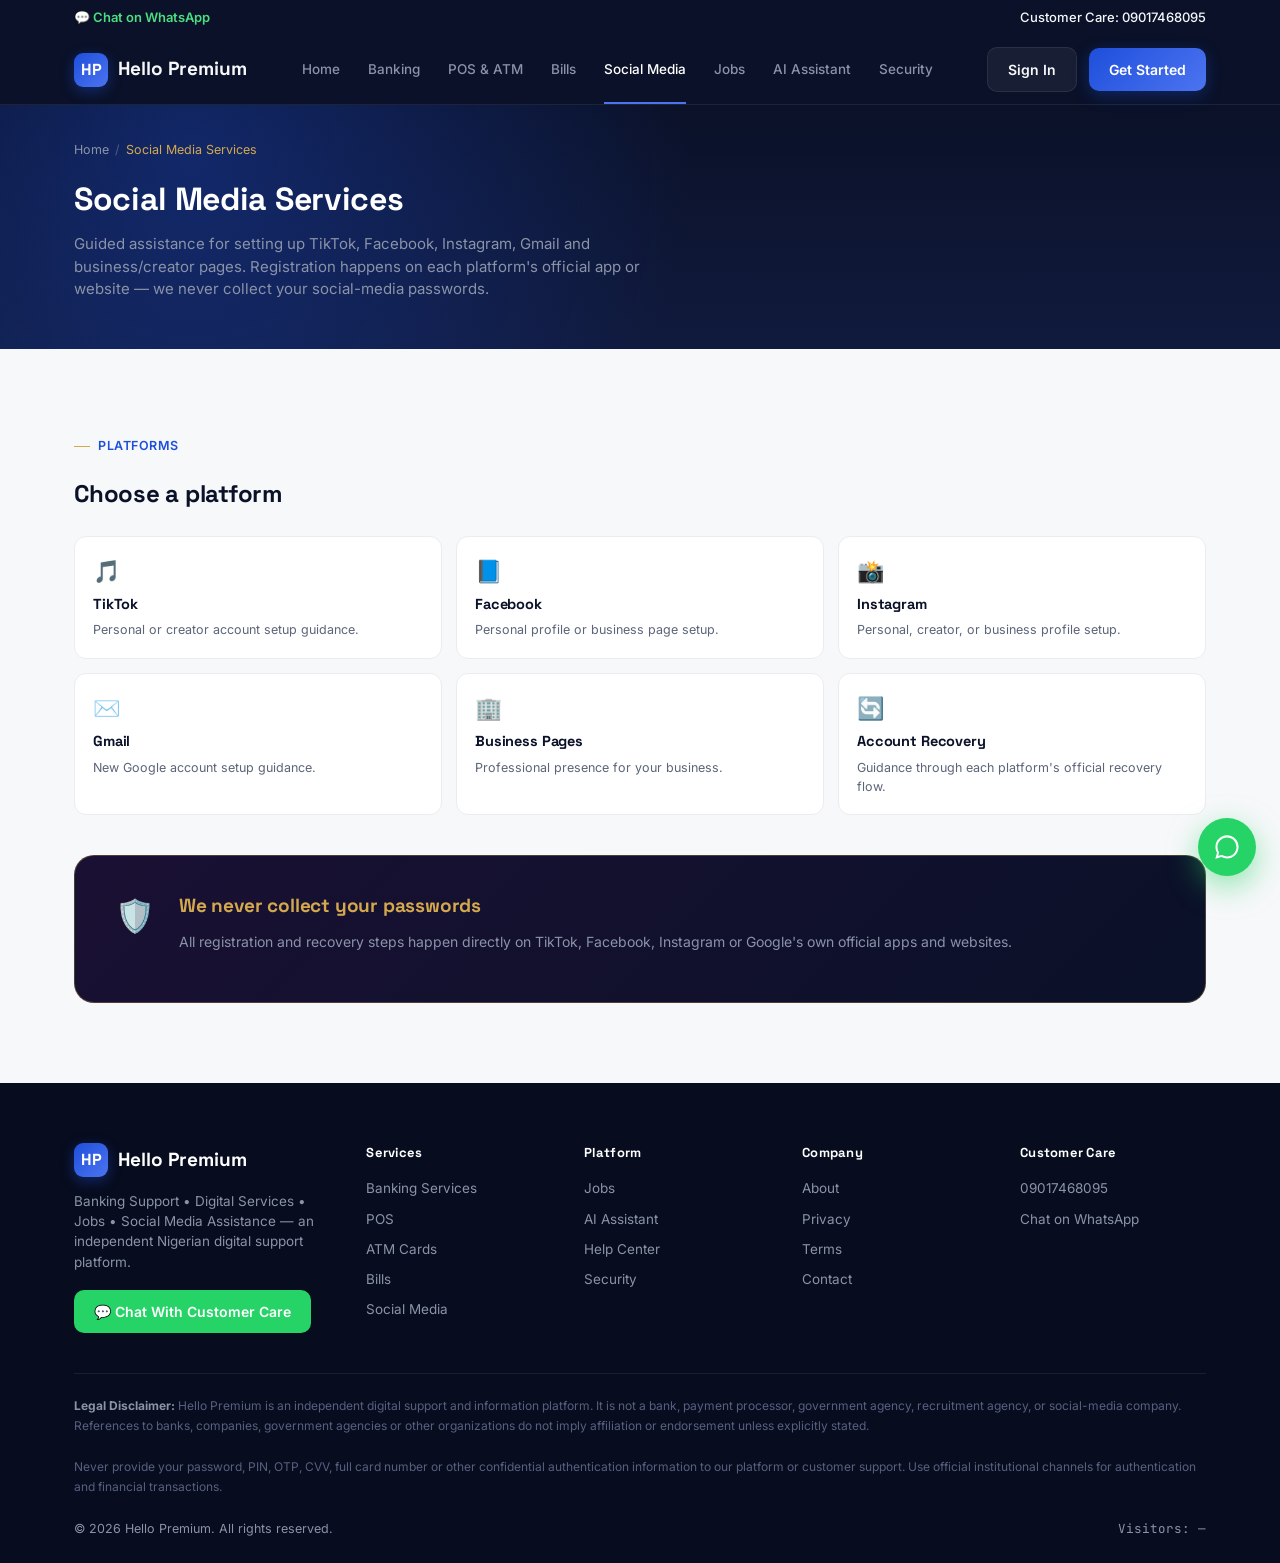
<file: social-media.html>
<!DOCTYPE html>
<html lang="en">
<head>
<meta charset="UTF-8">
<meta name="viewport" content="width=device-width, initial-scale=1.0">
<title>Social Media Services — Hello Premium</title>
<link rel="preconnect" href="https://fonts.googleapis.com">
<link href="https://fonts.googleapis.com/css2?family=Space+Grotesk:wght@500;600;700&family=Inter:wght@400;500;600;700&family=JetBrains+Mono:wght@400;500&display=swap" rel="stylesheet">
<link rel="stylesheet" href="shared.css">
</head>
<body data-page="social">

<div class="topbar">
  <div class="wrap">
    <a class="wa-link" id="topWaBtn" data-wa>💬 Chat on WhatsApp</a>
    <a class="care">Customer Care: 09017468095</a>
  </div>
</div>

<header class="nav">
  <div class="wrap">
    <a class="brand" href="index.html"><div class="mark">HP</div> Hello Premium</a>
    <nav class="links">
      <a href="index.html" data-nav="home">Home</a>
      <a href="banking.html" data-nav="banking">Banking</a>
      <a href="pos-atm.html" data-nav="pos">POS &amp; ATM</a>
      <a href="bills.html" data-nav="bills">Bills</a>
      <a href="social-media.html" data-nav="social">Social Media</a>
      <a href="jobs.html" data-nav="jobs">Jobs</a>
      <a href="index.html#ai" data-nav="ai">AI Assistant</a>
      <a href="security.html" data-nav="security">Security</a>
    </nav>
    <div class="nav-actions">
      <a class="btn btn-ghost" href="security.html">Sign In</a>
      <a class="btn btn-primary" href="index.html#services">Get Started</a>
    </div>
    <button class="menu-toggle">☰</button>
  </div>
</header>

<section class="page-hero">
  <div class="wrap">
    <div class="breadcrumb"><a href="index.html">Home</a> <span class="sep">/</span> <span class="current">Social Media Services</span></div>
    <h1>Social Media Services</h1>
    <p>Guided assistance for setting up TikTok, Facebook, Instagram, Gmail and business/creator pages. Registration happens on each platform's official app or website — we never collect your social-media passwords.</p>
  </div>
</section>

<section class="section">
  <div class="wrap">
    <div class="section-head" style="margin-bottom:24px;">
      <div class="eyebrow" style="color:var(--blue);">Platforms</div>
      <h2 style="font-size:24px;">Choose a platform</h2>
    </div>
    <div class="option-grid">
      <div class="option-card" data-wa data-wa-message="Hello Customer Care, I need help setting up a TikTok account.">
        <div class="oi">🎵</div><h4>TikTok</h4><p>Personal or creator account setup guidance.</p>
      </div>
      <div class="option-card" data-wa data-wa-message="Hello Customer Care, I need help setting up a Facebook account or page.">
        <div class="oi">📘</div><h4>Facebook</h4><p>Personal profile or business page setup.</p>
      </div>
      <div class="option-card" data-wa data-wa-message="Hello Customer Care, I need help setting up an Instagram account.">
        <div class="oi">📸</div><h4>Instagram</h4><p>Personal, creator, or business profile setup.</p>
      </div>
      <div class="option-card" data-wa data-wa-message="Hello Customer Care, I need help setting up a Gmail account.">
        <div class="oi">✉️</div><h4>Gmail</h4><p>New Google account setup guidance.</p>
      </div>
      <div class="option-card" data-wa data-wa-message="Hello Customer Care, I need help with a business page setup.">
        <div class="oi">🏢</div><h4>Business Pages</h4><p>Professional presence for your business.</p>
      </div>
      <div class="option-card" data-wa data-wa-message="Hello Customer Care, I need help recovering a social media account.">
        <div class="oi">🔄</div><h4>Account Recovery</h4><p>Guidance through each platform's official recovery flow.</p>
      </div>
    </div>

    <div class="security-banner" style="margin-top:40px;">
      <div class="shield">🛡️</div>
      <div>
        <h3>We never collect your passwords</h3>
        <p>All registration and recovery steps happen directly on TikTok, Facebook, Instagram or Google's own official apps and websites.</p>
      </div>
    </div>
  </div>
</section>

<footer>
  <div class="wrap">
    <div class="footer-grid">
      <div class="footer-brand">
        <div class="brand" style="color:white;"><div class="mark">HP</div> Hello Premium</div>
        <p>Banking Support • Digital Services • Jobs • Social Media Assistance — an independent Nigerian digital support platform.</p>
        <a class="btn btn-primary" style="background:#25D366; box-shadow:none;" data-wa>💬 Chat With Customer Care</a>
      </div>
      <div><h4>Services</h4><ul>
        <li><a href="banking.html">Banking Services</a></li>
        <li><a href="pos-atm.html">POS</a></li>
        <li><a href="pos-atm.html">ATM Cards</a></li>
        <li><a href="bills.html">Bills</a></li>
        <li><a href="social-media.html">Social Media</a></li>
      </ul></div>
      <div><h4>Platform</h4><ul>
        <li><a href="jobs.html">Jobs</a></li>
        <li><a href="index.html#ai">AI Assistant</a></li>
        <li><a href="security.html">Help Center</a></li>
        <li><a href="security.html">Security</a></li>
      </ul></div>
      <div><h4>Company</h4><ul>
        <li><a href="index.html">About</a></li>
        <li><a href="security.html">Privacy</a></li>
        <li><a href="security.html">Terms</a></li>
        <li><a data-wa>Contact</a></li>
      </ul></div>
      <div><h4>Customer Care</h4><ul>
        <li>09017468095</li>
        <li><a id="footerWaBtn" data-wa>Chat on WhatsApp</a></li>
      </ul></div>
    </div>
    <div class="footer-legal">
      <b>Legal Disclaimer:</b> Hello Premium is an independent digital support and information platform. It is not a bank, payment processor, government agency, recruitment agency, or social-media company. References to banks, companies, government agencies or other organizations do not imply affiliation or endorsement unless explicitly stated.<br><br>
      Never provide your password, PIN, OTP, CVV, full card number or other confidential authentication information to our platform or customer support. Use official institutional channels for authentication and financial transactions.
    </div>
    <div class="footer-bottom">
      <span>© 2026 Hello Premium. All rights reserved.</span>
      <span class="mono" id="footerVisitorCount">Visitors: —</span>
    </div>
  </div>
</footer>

<button class="wa-float" id="floatWaBtn" data-wa title="Chat on WhatsApp">
  <svg width="28" height="28" viewBox="0 0 24 24" fill="white"><path d="M12.04 2C6.58 2 2.13 6.45 2.13 11.91c0 1.75.46 3.45 1.32 4.95L2 22l5.29-1.39c1.44.79 3.06 1.2 4.72 1.2h.01c5.46 0 9.91-4.45 9.91-9.91C21.93 6.45 17.5 2 12.04 2zm0 18.09h-.01c-1.47 0-2.92-.4-4.19-1.14l-.3-.18-3.11.82.83-3.04-.2-.31a8.03 8.03 0 0 1-1.24-4.33c0-4.5 3.66-8.16 8.17-8.16 2.18 0 4.23.85 5.77 2.4a8.14 8.14 0 0 1 2.39 5.77c0 4.5-3.67 8.17-8.11 8.17z"/></svg>
</button>

<script src="shared.js"></script>

</body>
</html>
</file>
<file: shared.css>
:root{
    --navy:#0A1128;
    --navy-2:#101A3D;
    --blue:#1E4FDB;
    --blue-light:#4C74F0;
    --gold:#D4A94E;
    --white:#F7F8FA;
    --slate:#5B6478;
    --slate-dark:#8A93A8;
    --line:rgba(255,255,255,0.08);
    --radius:16px;
  }
  *{box-sizing:border-box; margin:0; padding:0;}
  html{scroll-behavior:smooth;}
  body{
    background:var(--white);
    color:var(--navy);
    font-family:'Inter',sans-serif;
    line-height:1.5;
    -webkit-font-smoothing:antialiased;
  }
  h1,h2,h3,h4{font-family:'Space Grotesk',sans-serif; letter-spacing:-0.01em;}
  .mono{font-family:'JetBrains Mono',monospace;}
  a{color:inherit; text-decoration:none;}
  img{max-width:100%; display:block;}
  .wrap{max-width:1180px; margin:0 auto; padding:0 24px;}

  /* verification tag - the signature element */
  .vtag{
    display:inline-flex; align-items:center; gap:6px;
    font-family:'JetBrains Mono',monospace;
    font-size:11px;
    letter-spacing:0.03em;
    color:var(--slate);
    background:rgba(91,100,120,0.08);
    border:1px solid rgba(91,100,120,0.15);
    border-radius:6px;
    padding:4px 8px;
    text-transform:uppercase;
  }
  .vtag.gold{ color:#8a6a1f; background:rgba(212,169,78,0.12); border-color:rgba(212,169,78,0.35); }
  .vtag .dot{width:6px;height:6px;border-radius:50%;background:#2CB67D;flex-shrink:0;}

  /* ===== TOP BAR ===== */
  .topbar{
    background:var(--navy);
    color:var(--slate-dark);
    font-size:13px;
  }
  .topbar .wrap{
    display:flex; justify-content:space-between; align-items:center;
    padding-top:8px; padding-bottom:8px;
  }
  .topbar a{color:var(--slate-dark); display:flex; align-items:center; gap:6px;}
  .topbar .care{color:var(--white); font-weight:500;}
  .topbar .wa-link{color:#4ADE80; font-weight:600;}

  /* ===== NAV ===== */
  header.nav{
    background:var(--navy);
    border-bottom:1px solid var(--line);
    position:sticky; top:0; z-index:100;
  }
  .nav .wrap{
    display:flex; align-items:center; justify-content:space-between;
    height:68px;
  }
  .brand{
    display:flex; align-items:center; gap:10px;
    color:var(--white);
    font-family:'Space Grotesk',sans-serif;
    font-weight:700;
    font-size:19px;
  }
  .brand .mark{
    width:34px; height:34px; border-radius:9px;
    background:linear-gradient(135deg,var(--blue),var(--blue-light));
    display:flex; align-items:center; justify-content:center;
    color:white; font-size:16px; font-weight:700;
    box-shadow:0 4px 14px rgba(30,79,219,0.4);
  }
  nav.links{
    display:flex; gap:28px;
    font-size:13.5px; font-weight:500;
    color:var(--slate-dark);
  }
  nav.links a{transition:color .15s;}
  nav.links a:hover{color:var(--white);}
  .nav-actions{display:flex; align-items:center; gap:12px;}
  .btn{
    display:inline-flex; align-items:center; justify-content:center; gap:8px;
    border-radius:10px; font-weight:600; font-size:14px;
    padding:11px 20px; cursor:pointer; border:none;
    transition:transform .15s, box-shadow .15s, background .15s;
    white-space:nowrap;
  }
  .btn:active{transform:scale(0.97);}
  .btn-primary{
    background:linear-gradient(135deg,var(--blue),var(--blue-light));
    color:white; box-shadow:0 4px 16px rgba(30,79,219,0.35);
  }
  .btn-primary:hover{box-shadow:0 6px 22px rgba(30,79,219,0.5);}
  .btn-ghost{
    background:rgba(255,255,255,0.06); color:var(--white);
    border:1px solid var(--line);
  }
  .btn-ghost:hover{background:rgba(255,255,255,0.1);}
  .btn-gold{
    background:linear-gradient(135deg,#D4A94E,#E6C578);
    color:#2A2205;
  }
  .btn-block{width:100%;}
  .menu-toggle{display:none; background:none; border:none; color:white; font-size:24px; cursor:pointer;}

  /* ===== HERO ===== */
  .hero{
    background:
      radial-gradient(circle at 15% 20%, rgba(30,79,219,0.35), transparent 45%),
      radial-gradient(circle at 85% 0%, rgba(212,169,78,0.12), transparent 40%),
      linear-gradient(180deg,var(--navy) 0%, var(--navy-2) 100%);
    color:white;
    padding:64px 0 90px;
    position:relative;
    overflow:hidden;
  }
  .hero .wrap{
    display:grid; grid-template-columns:1.05fr 0.95fr; gap:56px; align-items:center;
  }
  .eyebrow{
    display:inline-flex; align-items:center; gap:8px;
    font-size:12.5px; font-weight:600; letter-spacing:0.04em;
    color:var(--gold); text-transform:uppercase;
    margin-bottom:20px;
  }
  .eyebrow::before{content:''; width:16px; height:1px; background:var(--gold);}
  .hero h1{
    font-size:44px; line-height:1.12; font-weight:700; color:white;
    margin-bottom:20px; max-width:560px;
  }
  .hero p.sub{
    font-size:17px; color:var(--slate-dark); max-width:480px; margin-bottom:32px;
  }
  .hero-actions{display:flex; gap:14px; flex-wrap:wrap; margin-bottom:36px;}
  .hero-visual{
    position:relative;
    border-radius:24px;
    overflow:hidden;
    border:1px solid rgba(255,255,255,0.12);
    box-shadow:0 30px 70px rgba(0,0,0,0.5);
  }
  .hero-visual img{width:100%; height:460px; object-fit:cover;}
  .hero-visual .badge-float{
    position:absolute; bottom:18px; left:18px; right:18px;
    background:rgba(10,17,40,0.72);
    backdrop-filter:blur(14px);
    border:1px solid rgba(255,255,255,0.15);
    border-radius:14px;
    padding:14px 16px;
    display:flex; align-items:center; justify-content:space-between;
    gap:12px;
  }
  .badge-float .l{font-size:12px; color:var(--slate-dark);}
  .badge-float .v{font-family:'Space Grotesk'; font-weight:700; font-size:16px; color:white;}

  .trust-strip{
    display:flex; flex-wrap:wrap; gap:10px;
  }

  /* visitor counter chip */
  .visitor-chip{
    display:inline-flex; align-items:center; gap:10px;
    background:rgba(255,255,255,0.06);
    border:1px solid var(--line);
    border-radius:12px;
    padding:10px 16px;
    font-size:13px;
    color:var(--slate-dark);
  }
  .visitor-chip .num{
    font-family:'JetBrains Mono',monospace;
    font-weight:500; color:white; font-size:14px;
  }
  .visitor-chip .dot{width:7px;height:7px;border-radius:50%; background:#2CB67D; box-shadow:0 0 0 3px rgba(44,182,125,0.25);}

  /* ===== SECTION HEADERS ===== */
  .section{padding:80px 0;}
  .section-head{max-width:640px; margin-bottom:44px;}
  .section-head .eyebrow{color:var(--blue);}
  .section-head h2{font-size:32px; font-weight:700; color:var(--navy); margin-bottom:12px;}
  .section-head p{color:var(--slate); font-size:15.5px;}
  .section.alt{background:var(--navy);}
  .section.alt .section-head h2{color:white;}
  .section.alt .section-head p{color:var(--slate-dark);}
  .section.alt .eyebrow{color:var(--gold);}

  /* ===== SERVICE GRID ===== */
  .grid{display:grid; grid-template-columns:repeat(3,1fr); gap:22px;}
  .card{
    background:white;
    border:1px solid #EAECF1;
    border-radius:var(--radius);
    overflow:hidden;
    transition:transform .2s, box-shadow .2s;
    display:flex; flex-direction:column;
  }
  .card:hover{transform:translateY(-4px); box-shadow:0 20px 40px rgba(10,17,40,0.1);}
  .card .img{height:150px; overflow:hidden; position:relative;}
  .card .img img{width:100%; height:100%; object-fit:cover;}
  .card .icon-badge{
    position:absolute; top:14px; left:14px;
    width:40px; height:40px; border-radius:10px;
    background:rgba(10,17,40,0.75);
    backdrop-filter:blur(6px);
    display:flex; align-items:center; justify-content:center;
    font-size:19px;
  }
  .card .body{padding:20px 20px 22px; display:flex; flex-direction:column; gap:10px; flex:1;}
  .card h3{font-size:17px; font-weight:700; color:var(--navy);}
  .card p{font-size:13.5px; color:var(--slate); flex:1;}
  .card .price{font-family:'JetBrains Mono',monospace; font-size:13px; color:var(--blue); font-weight:500;}
  .card .cta{
    margin-top:6px;
    font-size:13.5px; font-weight:600; color:var(--blue);
    display:flex; align-items:center; gap:6px;
  }
  .card .cta::after{content:'→'; transition:transform .15s;}
  .card:hover .cta::after{transform:translateX(3px);}

  /* ===== WHY CHOOSE ===== */
  .why-grid{display:grid; grid-template-columns:repeat(3,1fr); gap:20px;}
  .why-card{
    background:rgba(255,255,255,0.04);
    border:1px solid var(--line);
    border-radius:var(--radius);
    padding:26px;
  }
  .why-card .num{font-family:'JetBrains Mono',monospace; color:var(--gold); font-size:13px; margin-bottom:14px;}
  .why-card h3{color:white; font-size:17px; margin-bottom:8px;}
  .why-card p{color:var(--slate-dark); font-size:13.5px;}

  /* ===== FLOW STRIP ===== */
  .flow{
    display:flex; align-items:center; gap:0; flex-wrap:wrap;
    background:white; border:1px solid #EAECF1; border-radius:var(--radius);
    padding:28px; overflow-x:auto;
  }
  .flow-step{
    display:flex; flex-direction:column; align-items:center; gap:8px;
    min-width:110px; text-align:center; padding:0 6px;
  }
  .flow-step .circ{
    width:38px;height:38px;border-radius:50%;
    background:rgba(30,79,219,0.08); color:var(--blue);
    display:flex; align-items:center; justify-content:center;
    font-family:'JetBrains Mono'; font-size:12px; font-weight:600;
    border:1px solid rgba(30,79,219,0.2);
  }
  .flow-step span.label{font-size:11.5px; color:var(--slate); font-weight:500;}
  .flow-arrow{color:#C7CCD9; font-size:16px; padding:0 4px;}

  /* ===== SECURITY BANNER ===== */
  .security-banner{
    background:linear-gradient(135deg,#1a1033,#0A1128);
    border:1px solid rgba(212,169,78,0.3);
    border-radius:20px;
    padding:36px 40px;
    display:grid; grid-template-columns:auto 1fr; gap:24px; align-items:flex-start;
  }
  .security-banner .shield{font-size:32px;}
  .security-banner h3{color:var(--gold); font-size:19px; margin-bottom:10px;}
  .security-banner p{color:var(--slate-dark); font-size:14px; margin-bottom:14px;}
  .security-list{display:flex; flex-wrap:wrap; gap:10px;}
  .security-list .vtag{color:#e6c8c8; background:rgba(220,80,80,0.1); border-color:rgba(220,80,80,0.3);}

  /* ===== AI ASSISTANT PREVIEW ===== */
  .ai-panel{
    display:grid; grid-template-columns:0.9fr 1.1fr; gap:40px; align-items:center;
  }
  .chat-mock{
    background:var(--navy-2); border:1px solid var(--line); border-radius:18px;
    padding:20px; box-shadow:0 20px 50px rgba(0,0,0,0.35);
  }
  .chat-head{display:flex; align-items:center; gap:10px; padding-bottom:14px; border-bottom:1px solid var(--line); margin-bottom:16px;}
  .chat-head .mark{width:28px;height:28px;border-radius:8px;background:linear-gradient(135deg,var(--blue),var(--blue-light)); display:flex;align-items:center;justify-content:center; font-size:13px;}
  .chat-head span{color:white; font-weight:600; font-size:14px;}
  .bubble{max-width:80%; padding:11px 14px; border-radius:12px; font-size:13.5px; margin-bottom:12px; line-height:1.45;}
  .bubble.ai{background:rgba(255,255,255,0.07); color:var(--slate-dark); border-bottom-left-radius:3px;}
  .bubble.user{background:var(--blue); color:white; margin-left:auto; border-bottom-right-radius:3px;}
  .chip-row{display:flex; flex-wrap:wrap; gap:8px; margin-top:6px;}
  .chip{
    font-size:12px; padding:7px 12px; border-radius:20px;
    background:rgba(76,116,240,0.15); color:var(--blue-light);
    border:1px solid rgba(76,116,240,0.3);
  }

  /* ===== FOOTER ===== */
  footer{background:#070C1E; color:var(--slate-dark); padding:60px 0 24px;}
  .footer-grid{display:grid; grid-template-columns:1.4fr repeat(4,1fr); gap:32px; padding-bottom:40px;}
  .footer-grid h4{color:white; font-size:13px; margin-bottom:16px; letter-spacing:0.02em;}
  .footer-grid ul{list-style:none;}
  .footer-grid li{margin-bottom:10px; font-size:13.5px;}
  .footer-grid a:hover{color:white;}
  .footer-brand p{font-size:13.5px; margin:14px 0 18px; max-width:280px; color:var(--slate-dark);}
  .footer-legal{
    border-top:1px solid var(--line); padding-top:22px;
    font-size:12px; color:#576080; line-height:1.7;
  }
  .footer-legal b{color:#8A93A8;}
  .footer-bottom{
    display:flex; justify-content:space-between; align-items:center;
    padding-top:22px; font-size:12.5px; flex-wrap:wrap; gap:10px;
  }

  /* ===== WHATSAPP FLOAT ===== */
  .wa-float{
    position:fixed; bottom:24px; right:24px; z-index:200;
    width:58px; height:58px; border-radius:50%;
    background:#25D366; display:flex; align-items:center; justify-content:center;
    box-shadow:0 10px 30px rgba(37,211,102,0.5);
    cursor:pointer; border:none;
    animation:pulse 2.5s infinite;
  }
  @keyframes pulse{
    0%{box-shadow:0 10px 30px rgba(37,211,102,0.5), 0 0 0 0 rgba(37,211,102,0.5);}
    70%{box-shadow:0 10px 30px rgba(37,211,102,0.5), 0 0 0 14px rgba(37,211,102,0);}
    100%{box-shadow:0 10px 30px rgba(37,211,102,0.5), 0 0 0 0 rgba(37,211,102,0);}
  }

  /* ===== RESPONSIVE ===== */
  @media (max-width:980px){
    nav.links{display:none;}
    .menu-toggle{display:block;}
    .hero .wrap{grid-template-columns:1fr; gap:36px;}
    .hero-visual img{height:320px;}
    .grid{grid-template-columns:repeat(2,1fr);}
    .why-grid{grid-template-columns:1fr;}
    .ai-panel{grid-template-columns:1fr;}
    .footer-grid{grid-template-columns:repeat(2,1fr);}
    .security-banner{grid-template-columns:1fr;}
  }
  @media (max-width:600px){
    .hero h1{font-size:32px;}
    .grid{grid-template-columns:1fr;}
    .footer-grid{grid-template-columns:1fr; gap:28px;}
    .nav-actions .btn-ghost{display:none;}
    .topbar .care{display:none;}
  }

  /* ===== SUB-PAGE ADDITIONS ===== */
  .breadcrumb{
    font-size:12.5px; color:var(--slate-dark); margin-bottom:16px;
    display:flex; align-items:center; gap:6px;
  }
  .breadcrumb a{color:var(--slate-dark);}
  .breadcrumb a:hover{color:white;}
  .breadcrumb .sep{opacity:0.5;}
  .breadcrumb .current{color:var(--gold);}

  .page-hero{
    background:
      radial-gradient(circle at 15% 20%, rgba(30,79,219,0.35), transparent 45%),
      linear-gradient(180deg,var(--navy) 0%, var(--navy-2) 100%);
    color:white; padding:36px 0 48px;
  }
  .page-hero h1{font-size:32px; margin-bottom:10px; color:white;}
  .page-hero p{color:var(--slate-dark); font-size:15px; max-width:600px;}

  .nav.active-link{color:var(--white) !important;}
  nav.links a.active{color:white; position:relative;}
  nav.links a.active::after{
    content:''; position:absolute; left:0; right:0; bottom:-24px;
    height:2px; background:var(--blue-light);
  }

  .option-grid{display:grid; grid-template-columns:repeat(3,1fr); gap:14px;}
  .option-card{
    background:white; border:1px solid #EAECF1; border-radius:12px;
    padding:18px; cursor:pointer; transition:all .15s;
    display:flex; flex-direction:column; gap:6px;
  }
  .option-card:hover{border-color:var(--blue); box-shadow:0 8px 20px rgba(30,79,219,0.1); transform:translateY(-2px);}
  .option-card .oi{font-size:22px;}
  .option-card h4{font-size:14.5px; color:var(--navy); font-weight:700;}
  .option-card p{font-size:12.5px; color:var(--slate);}

  .list-panel{background:white; border:1px solid #EAECF1; border-radius:var(--radius); overflow:hidden;}
  .list-row{
    display:flex; justify-content:space-between; align-items:center; gap:16px;
    padding:18px 22px; border-bottom:1px solid #EEF0F5;
  }
  .list-row:last-child{border-bottom:none;}
  .list-row:hover{background:#FAFBFD;}
  .list-row .lr-title{font-weight:700; font-size:14.5px; color:var(--navy); margin-bottom:4px;}
  .list-row .lr-meta{font-size:12.5px; color:var(--slate);}
  .list-row .lr-tags{display:flex; gap:6px; flex-wrap:wrap; margin-top:8px;}

  .job-card{
    background:white; border:1px solid #EAECF1; border-radius:var(--radius);
    padding:22px; margin-bottom:14px;
  }
  .job-card .jtop{display:flex; justify-content:space-between; align-items:flex-start; gap:14px; margin-bottom:10px; flex-wrap:wrap;}
  .job-card h3{font-size:16.5px; color:var(--navy);}
  .job-card .jorg{font-size:13px; color:var(--slate); margin-top:2px;}
  .job-card .jmeta{display:flex; gap:14px; flex-wrap:wrap; font-size:12.5px; color:var(--slate); margin:10px 0;}
  .job-card .jmeta span{display:flex; align-items:center; gap:5px;}
  .job-card .jactions{display:flex; gap:10px; margin-top:14px; flex-wrap:wrap;}
  .status-pill{
    font-family:'JetBrains Mono',monospace; font-size:10.5px; text-transform:uppercase;
    padding:4px 9px; border-radius:6px; font-weight:500; letter-spacing:0.03em;
  }
  .status-open{background:rgba(44,182,125,0.12); color:#1a8a5c; border:1px solid rgba(44,182,125,0.3);}
  .status-closed{background:rgba(200,80,80,0.1); color:#b23c3c; border:1px solid rgba(200,80,80,0.25);}
  .status-check{background:rgba(212,169,78,0.12); color:#8a6a1f; border:1px solid rgba(212,169,78,0.3);}

  .filter-row{display:flex; gap:10px; flex-wrap:wrap; margin-bottom:28px;}
  .filter-pill{
    font-size:13px; padding:8px 16px; border-radius:20px; cursor:pointer;
    background:white; border:1px solid #DDE1EA; color:var(--slate); font-weight:500;
  }
  .filter-pill.active{background:var(--navy); color:white; border-color:var(--navy);}

  .two-col{display:grid; grid-template-columns:2fr 1fr; gap:32px; align-items:flex-start;}
  .side-panel{background:white; border:1px solid #EAECF1; border-radius:var(--radius); padding:22px; position:sticky; top:88px;}
  .side-panel h4{font-size:14px; color:var(--navy); margin-bottom:12px;}
  .side-panel p{font-size:13px; color:var(--slate); margin-bottom:14px;}

  @media (max-width:900px){
    .two-col{grid-template-columns:1fr;}
    .option-grid{grid-template-columns:repeat(2,1fr);}
  }
  @media (max-width:600px){
    .option-grid{grid-template-columns:1fr;}
    .job-card .jtop{flex-direction:column;}
  }
</file>
